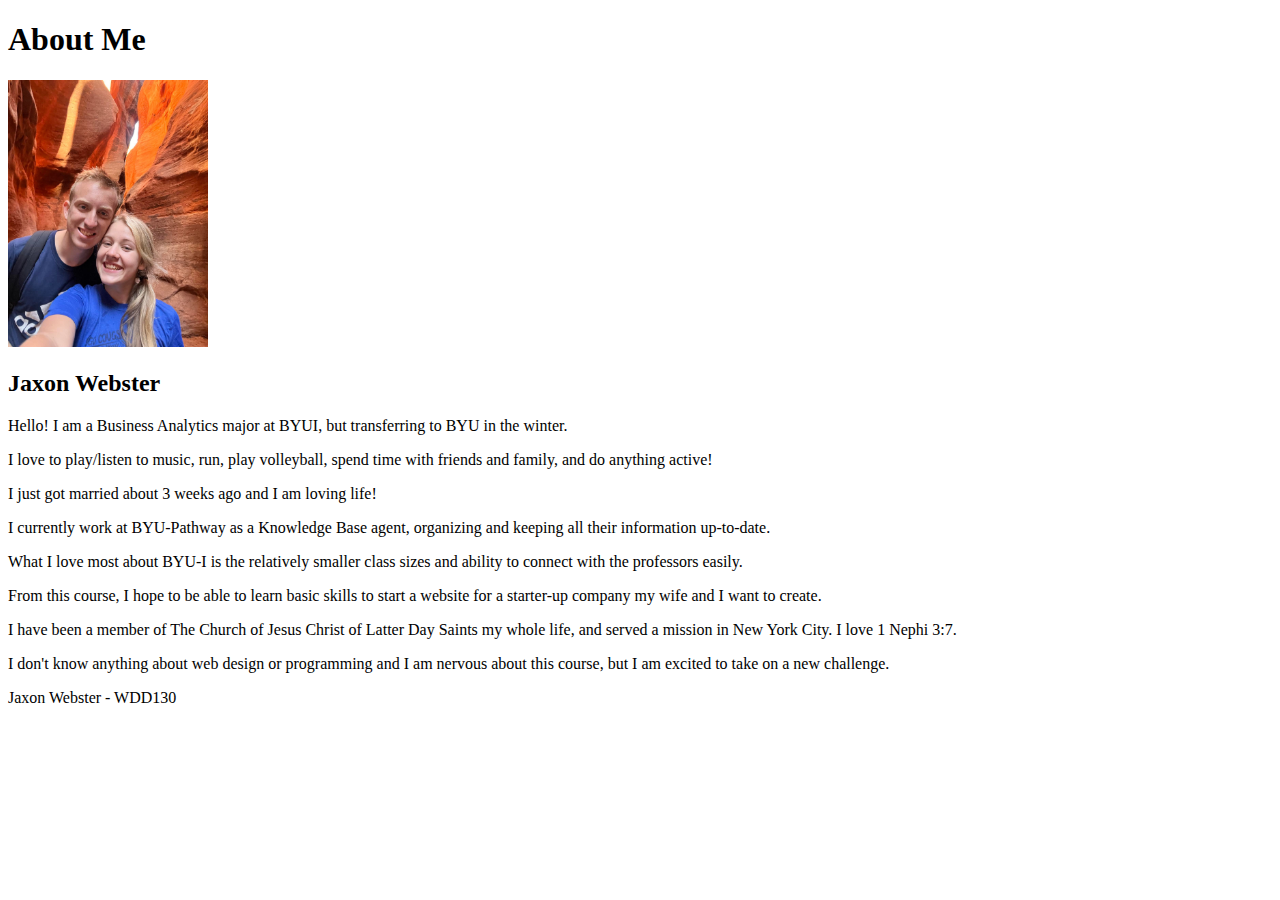
<file: aboutme/index.html>
<!DOCTYPE html>
<html lang="en"
<head>
    <meta charset="UTF-8"
    <meta http-equiv="X-UA-Compatible" content="IE=edge">
    <meta name="viewport" content="width=device-width, initial-scale=1.0">
    <title>All About Me</title>
</head>
<body>
    <h1>About Me</h1>
    <img alt="Image of me" src="images/hike.jpg" style="width:200px">
    <h2>Jaxon Webster</h2>
    <p>Hello! I am a Business Analytics major at BYUI, but transferring to BYU in the winter.</p>
    <p>I love to play/listen to music, run, play volleyball, spend time with friends and family, and do anything active!</p>
    <p>I just got married about 3 weeks ago and I am loving life!</p>
    <p>I currently work at BYU-Pathway as a Knowledge Base agent, organizing and keeping all their information up-to-date.</p>
    <p>What I love most about BYU-I is the relatively smaller class sizes and ability to connect with the professors easily.</p>
    <p>From this course, I hope to be able to learn basic skills to start a website for a starter-up company my wife and I want to create.</p>
    <p>I have been a member of The Church of Jesus Christ of Latter Day Saints my whole life, and served a mission in New York City. I love 1 Nephi 3:7.</p>
    <p>I don't know anything about web design or programming and I am nervous about this course, but I am excited to take on a new challenge.</p>
</body>
<p>Jaxon Webster - WDD130</p>
</file>
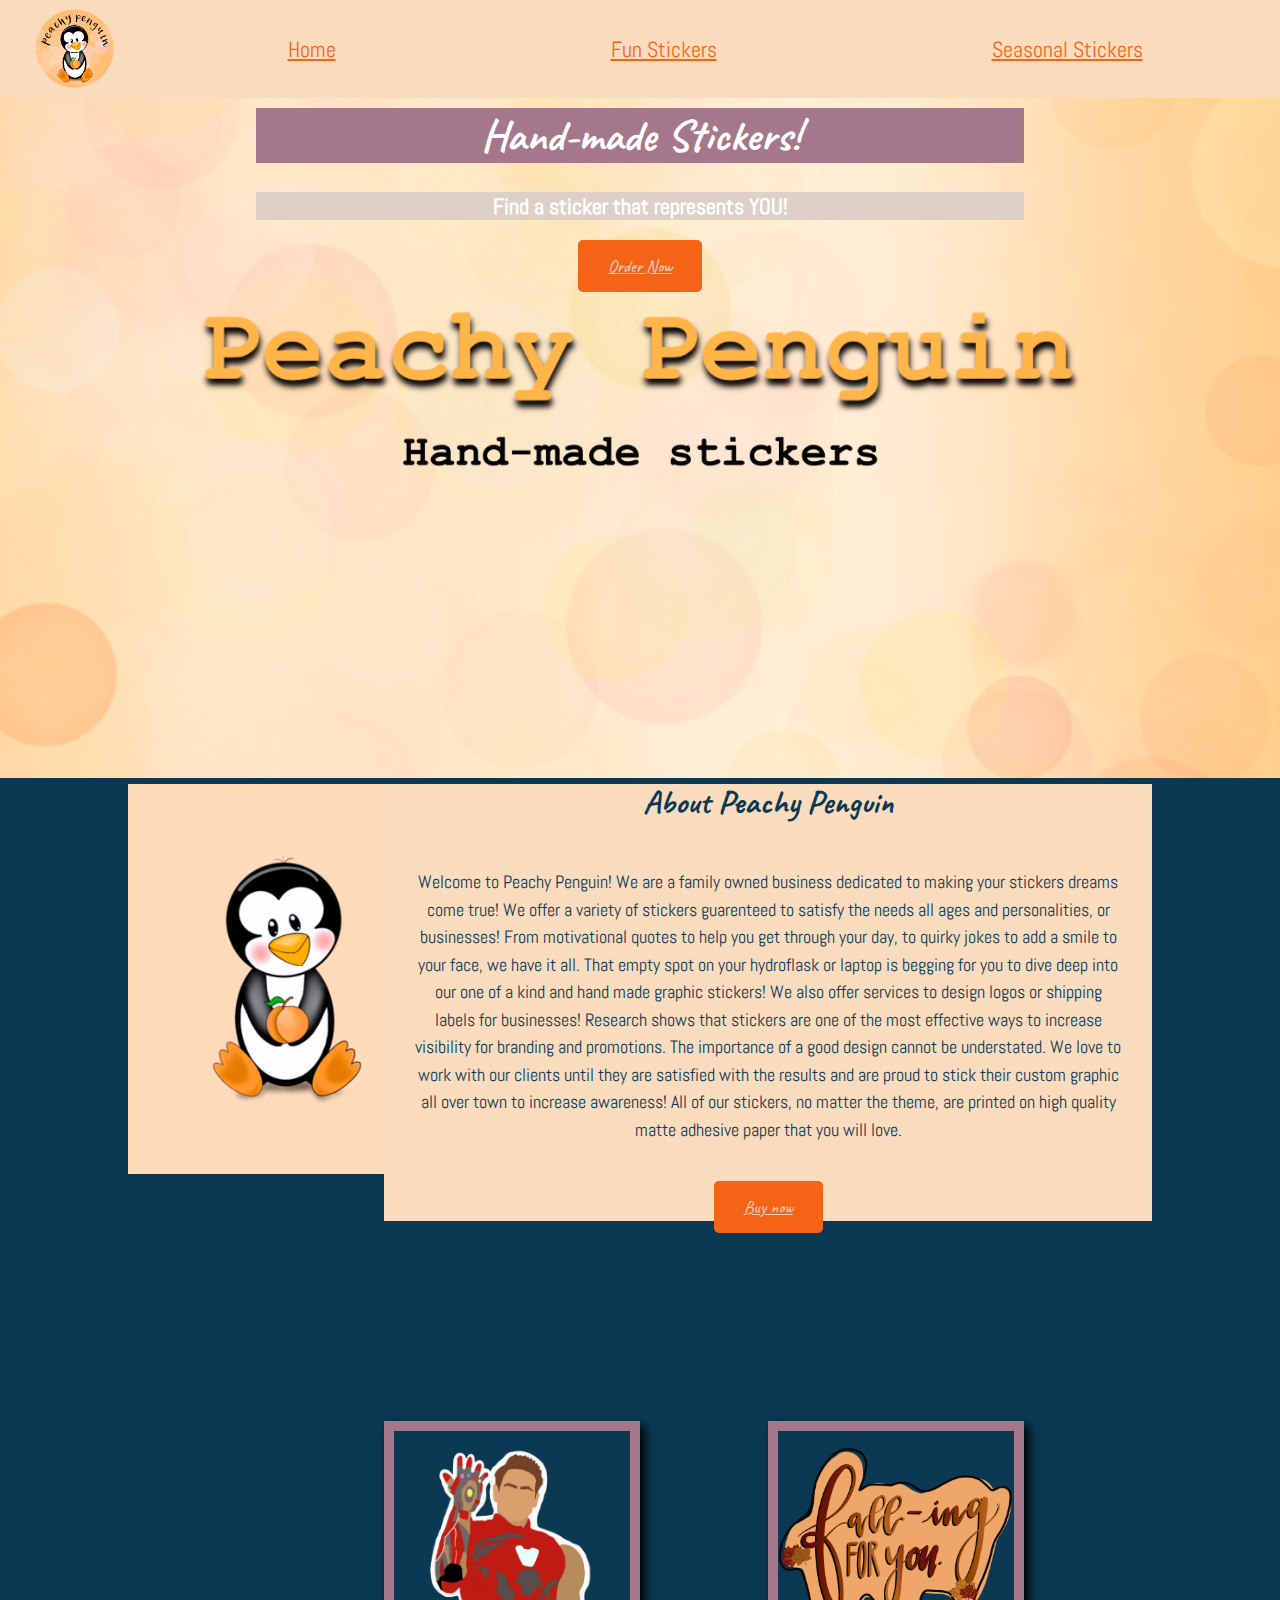
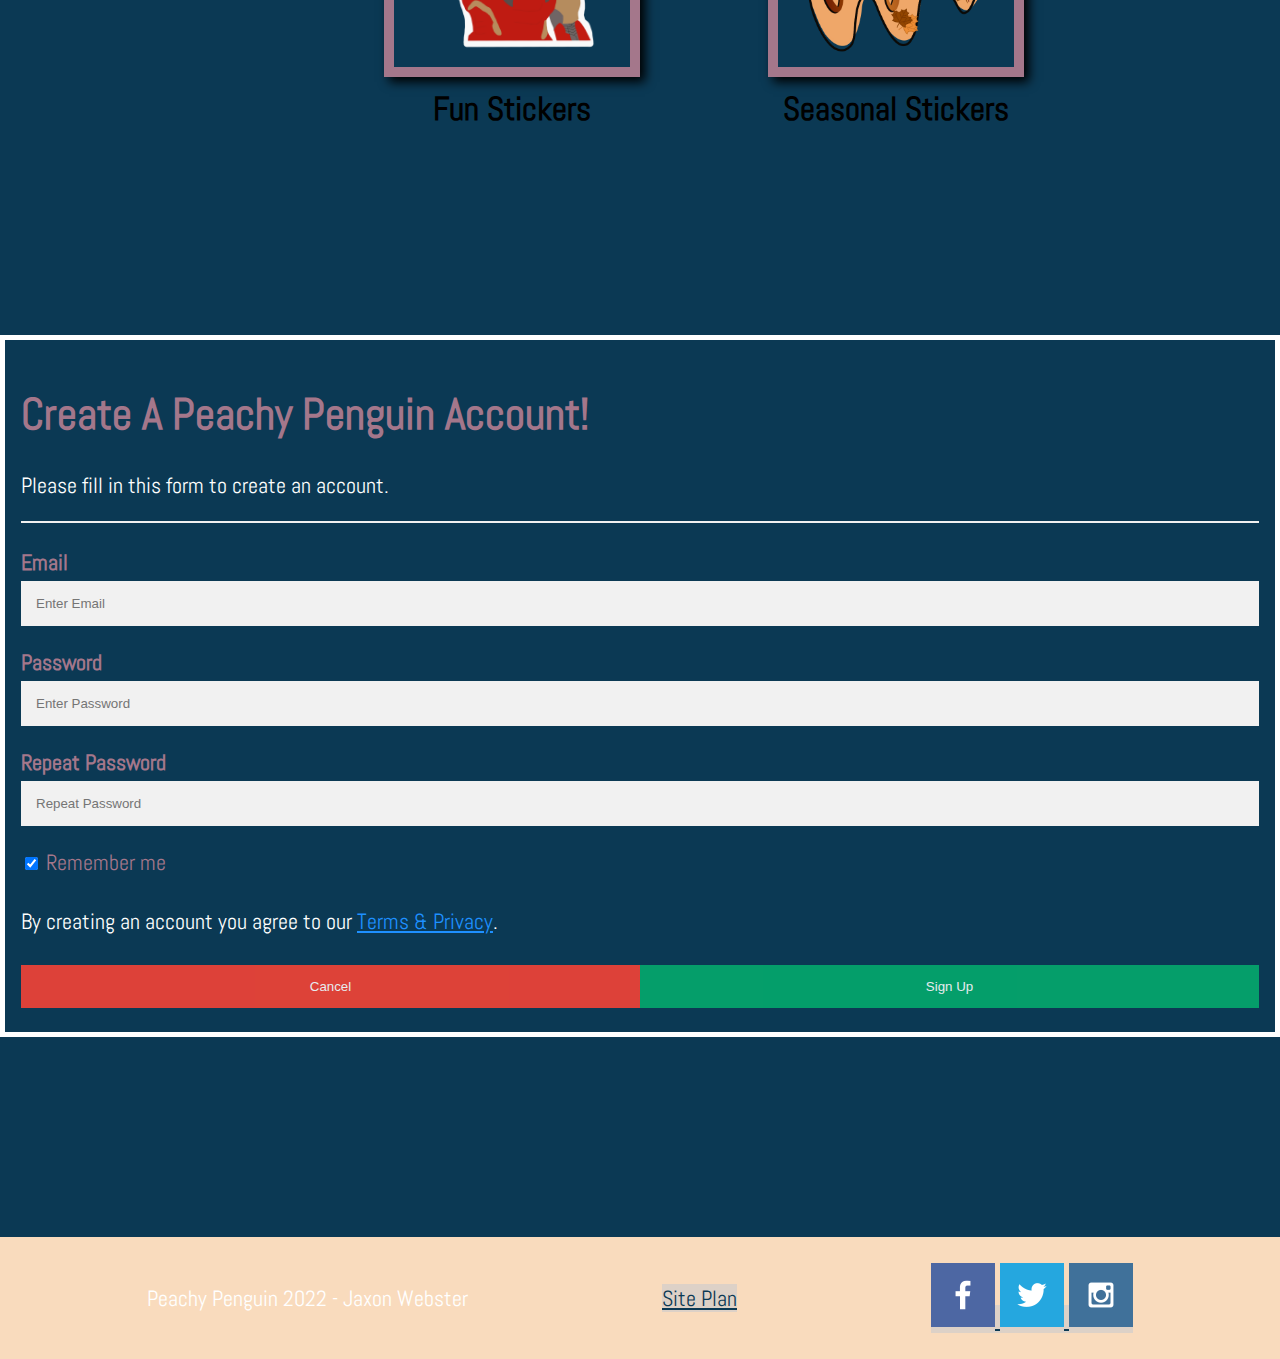
<file: peachypenguin/index.html>
<!DOCTYPE html>
<html lang="en">
<head>
    <meta charset="UTF-8">
    <meta http-equiv="X-UA-Compatible" content="IE=edge">
    <meta name="viewport" content="width=device-width, initial-scale=1.0">
    <title>Peachy Penguin | Home</title>
    <link rel="stylesheet" href="styles/style.css">
</head>
<body>
    <div id="content">
    <header>
        <a id="logo_link" href="index.html">
            <img class="logo" src="images/businesslogo.png" alt="Peachy Penguin Logo">
        </a>
        <nav>
            <a href="index.html">Home</a>
            <a href="funstickers.html">Fun Stickers</a>
            <a href="seasonalstickers.html">Seasonal Stickers</a>
        </nav>
    </header>
    <div id="hero">
        <div id="hero-box">
            <img id="hero-img" src="images/penguinhero.png" alt="Penguin eating a peach">
        </div>
        <section id="hero-msg">
            <h1 class="home-title">Hand-made Stickers!</h1>
            <h4>Find a sticker that represents YOU! </h4>
            <div class='button-box'>
                <a class='book' href="https://www.etsy.com/shop/PeachyPenguinCo">Order Now</a>
            </div>
        </section>
        
    </div>
    <main class="home-grid">
    <div id="banner"></div>
    <img class="banner" src="images/banner.png" alt="Banner">
    <section class="msg">
        <h2>About Peachy Penguin</h2>
        <p>Welcome to Peachy Penguin! We are a family owned business dedicated to making your stickers dreams come true! We offer a variety of stickers guarenteed to satisfy the needs all ages and personalities, or businesses! From motivational quotes to help you get through your day, to quirky jokes to add a smile to your face, we have it all. That empty spot on your hydroflask or laptop is begging for you to dive deep into our one of a kind and hand made graphic stickers! We also offer services to design logos or shipping labels for businesses! Research shows that stickers are one of the most effective ways to increase visibility for branding and promotions. The importance of a good design cannot be understated. We love to work with our clients until they are satisfied with the results and are proud to stick their custom graphic all over town to increase awareness! All of our stickers, no matter the theme, are printed on high quality matte adhesive paper that you will love.</p>
        <a class='join' href="https://www.etsy.com/shop/PeachyPenguinCo">Buy now</a>
    </section>
        <section class="ironman-card">
            <img class="card-img" src="images/ironman.png" alt="fun stickers">
            <h2>Fun Stickers</h2>
        </section>
        <section class="november-card">
            <img class="card-img" src="images/hellonovember.png" alt="hello november">
            <h2>Seasonal Stickers</h2>
        </section>
    </main>
    <form action="action_page.php" style="border:5px solid #FFFFFF">
        <div class="container">
          <h1>Create A Peachy Penguin Account!</h1>
          <p>Please fill in this form to create an account.</p>
          <hr>
      
          <label><b>Email</b></label>
          <input type="text" placeholder="Enter Email" name="email" required>
      
          <label><b>Password</b></label>
          <input type="password" placeholder="Enter Password" name="psw" required>
      
          <label ><b>Repeat Password</b></label>
          <input type="password" placeholder="Repeat Password" name="psw-repeat" required>
      
          <label>
            <input type="checkbox" checked="checked" name="remember" style="margin-bottom:15px"> Remember me
          </label>
      
          <p>By creating an account you agree to our <a href="#" style="color:dodgerblue">Terms & Privacy</a>.</p>
      
          <div class="clearfix">
            <button type="button" class="cancelbtn">Cancel</button>
            <button type="submit" class="signupbtn">Sign Up</button>
          </div>
        </div>
      </form>
      <footer>
        <p>Peachy Penguin 2022 - Jaxon Webster</p>
        <p><a href="site-plan.html">Site Plan</a></p>
        <div class="social">
            <a href="https://www.facebook.com/peachypenguinco" target="_blank">
                <img src="images/facebook.png" alt="fb icon">
            </a>
            <a href="https://twitter.com" target="_blank">
                <img src="images/twitter.png" alt="twitter icon">
            </a>
            <a href="https://www.instagram.com/peachypenguinco/" target="_blank">
                <img src="images/instagram.png" alt="instagram icon">
            </a>
        </div>    
    </footer>
</div>
</body>
</html>
</file>
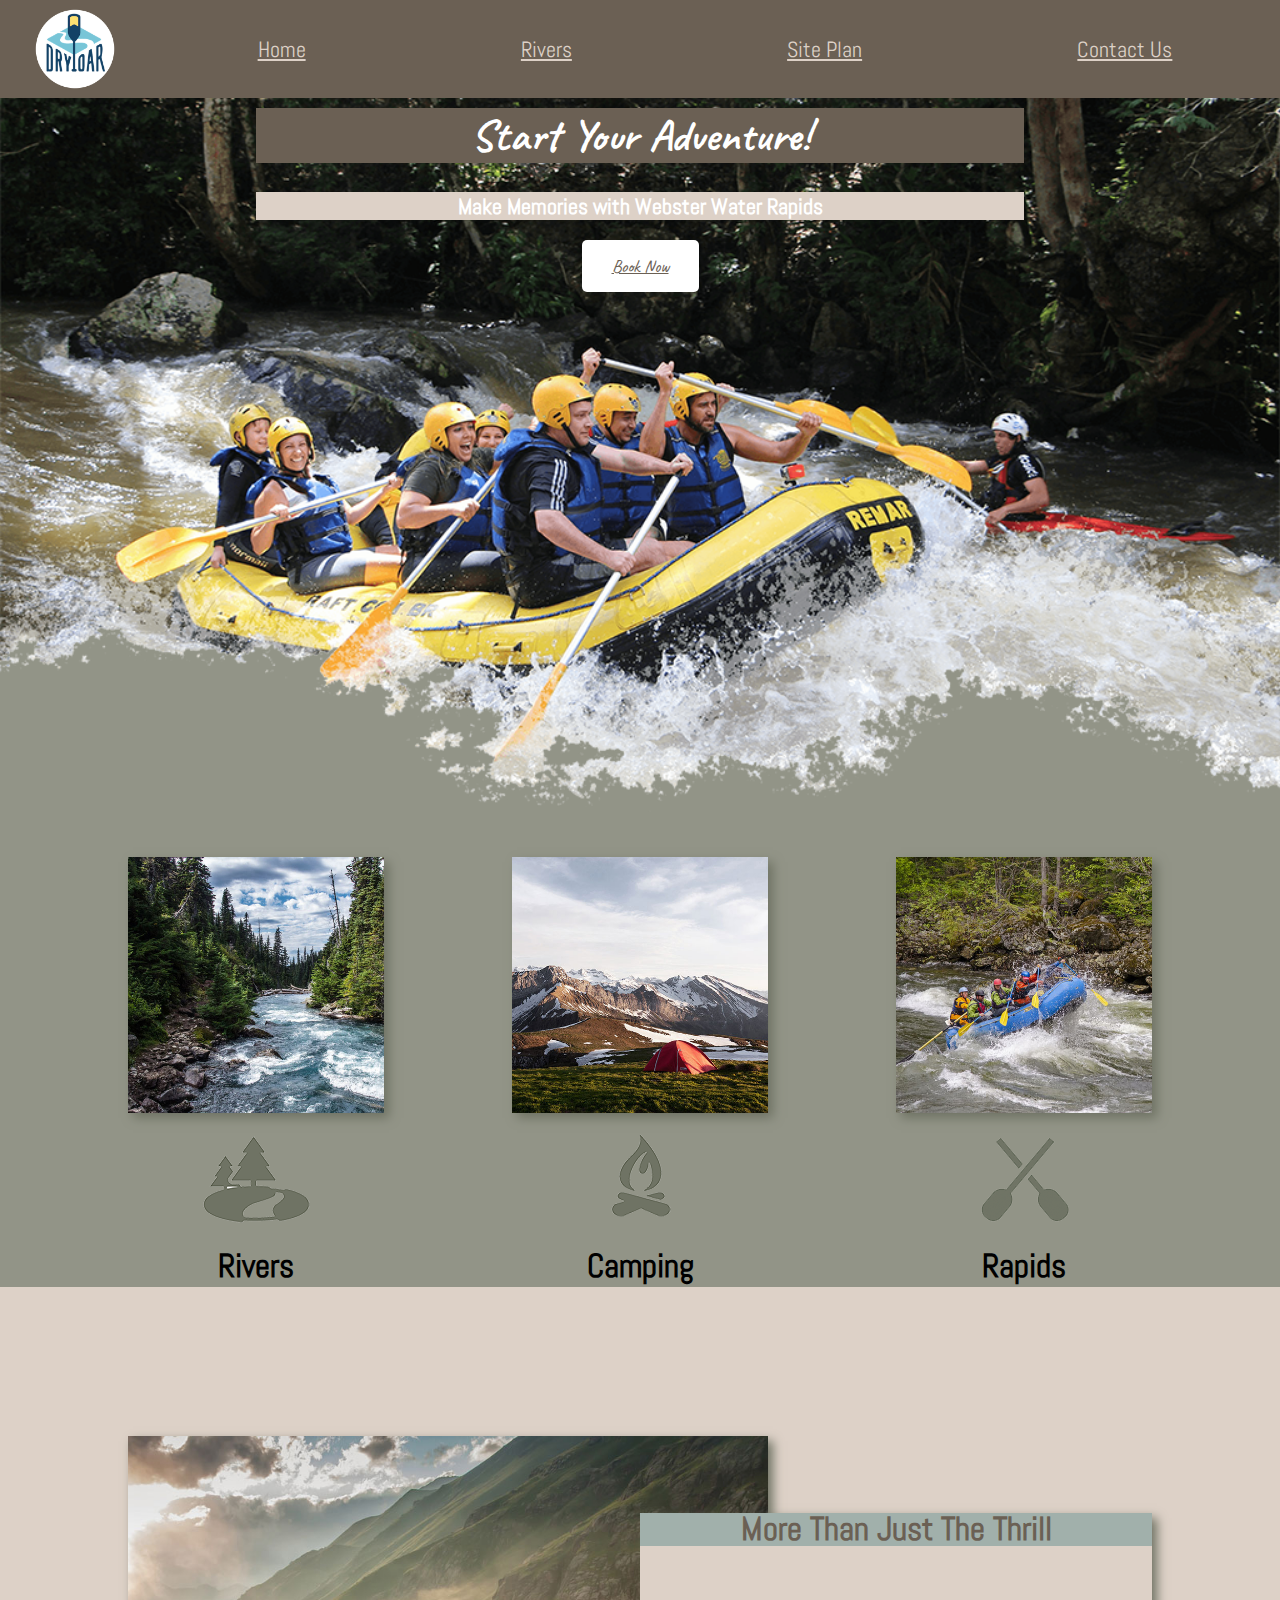
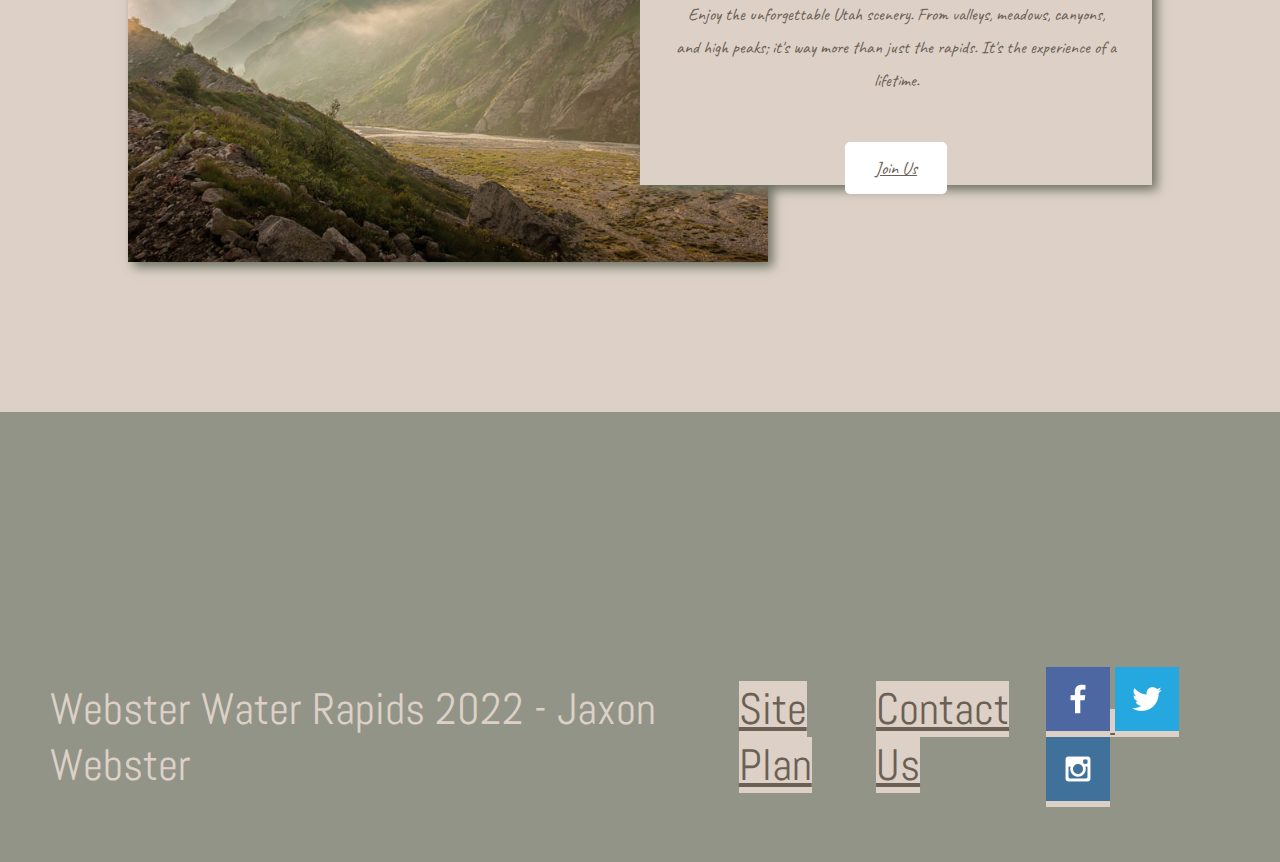
<file: wwr/index.html>
<!DOCTYPE html>
<html lang="en">
<head>
    <meta charset="UTF-8">
    <meta http-equiv="X-UA-Compatible" content="IE=edge">
    <meta name="viewport" content="width=device-width, initial-scale=1.0">
    <title>Webster Water Rapids | White Water Rafting | Home</title>
    <link rel="stylesheet" href="styles/style.css">
</head>
<body>
    <div id="content">
    <header>
        <a id="logo_link" href="index.html">
            <img class="logo" src="images/logo.png" alt="Webster Water Rapids Logo">
        </a>
        <nav>
            <a href="index.html">Home</a>
            <a href="rivers.html">Rivers</a>
            <a href="site-plan-rafting.html">Site Plan</a>
            <a href="contactus.html">Contact Us</a>
        </nav>
    </header>
    <div id="hero">
        <div id="hero-box">
            <img id="hero-img" src="images/hero.png" alt="People enjoying white water rafting">
        </div>
        <section id="hero-msg">
            <h1 class="home-title">Start Your Adventure!</h1>
            <h4>Make Memories with Webster Water Rapids </h4>
            <div class='button-box'>
                <a class='book' href="rates.html">Book Now</a>
            </div>
        </section>
    </div>
    <main class="home-grid">
        <section class="rivers-card">
            <img class="card-img" src="images/rivers.png" alt="river in forest">
            <img class="icon" src="images/river_icon.png" alt="river icon">
            <h2>Rivers</h2>
        </section>
        <section class="camping-card">
            <img class="card-img" src="images/camping.png" alt="tent in mountains">
            <img class="icon" src="images/fire_icon.png" alt="fire icon">
            <h2>Camping</h2>
        </section>
        <section class="rapids-card">
            <img class="card-img" src="images/rapids.png" alt="rafting boat">
            <img class="icon" src="images/oars.png" alt="oars icon">
            <h2>Rapids</h2>
        </section>
        <div id="background"></div>
        <img class="mountains" src="images/mountains.png" alt="Misty mountains">
        <section class="msg">
            <h2>More Than Just The Thrill</h2>
            <p>Enjoy the unforgettable Utah scenery. From valleys, meadows, canyons, and high peaks; it's way more than just the rapids. It's the experience of a lifetime. </p>
            <a class='join' href="rivers.html">Join Us</a>
        </section>
    </main>
    <footer>
        <p>Webster Water Rapids 2022 - Jaxon Webster</p>
        <p><a href="site-plan-rafting.html">Site Plan</a></p>
        <p><a href="contactus.html">Contact Us</a></p>
        <div class="social">
            <a href="https://facebook.com" target="_blank">
                <img src="images/facebook.png" alt="fb icon">
            </a>
            <a href="https://twitter.com">
                <img src="images/twitter.png" alt="twitter icon" target="_blank">
            </a>
            <a href="https://instagram.com">
                <img src="images/instagram.png" alt="instagram icon" target="_blank">
            </a>
        </div>    
    </footer>
</div>
</body>
</html>
</file>
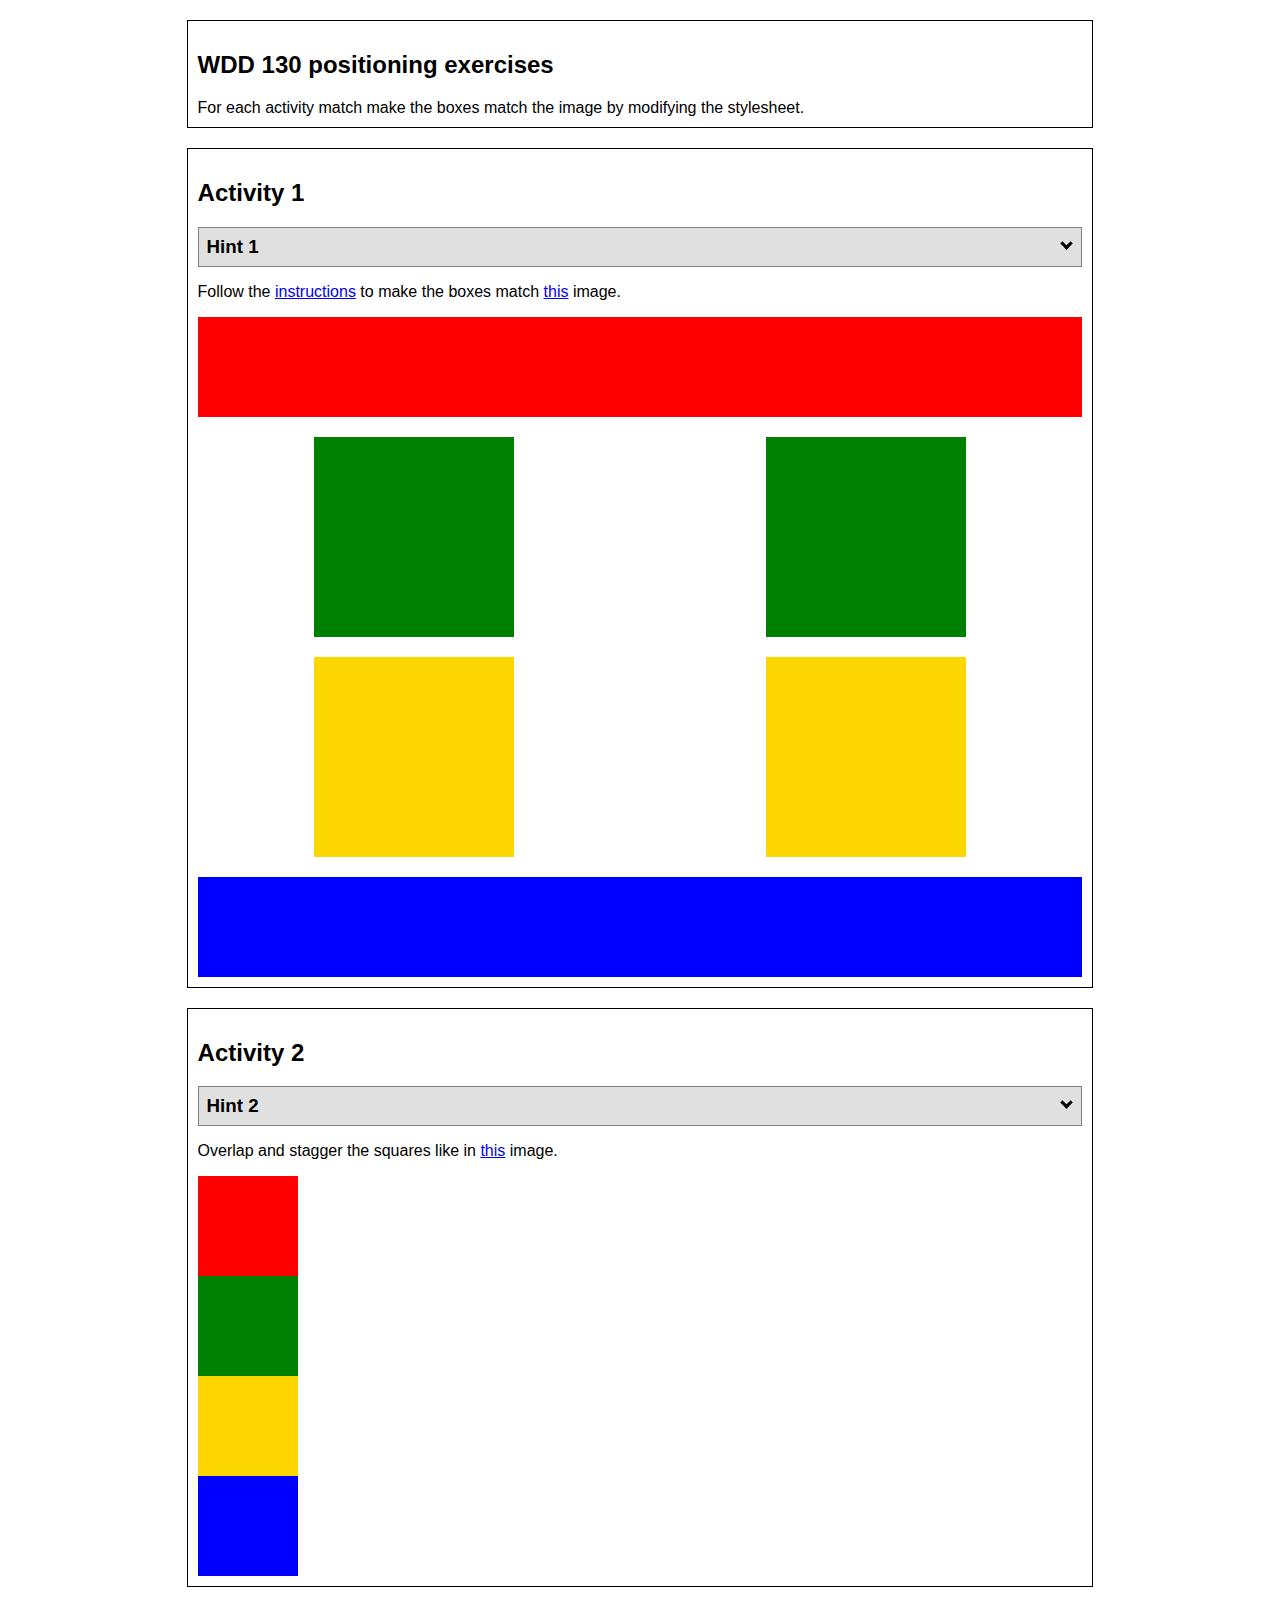
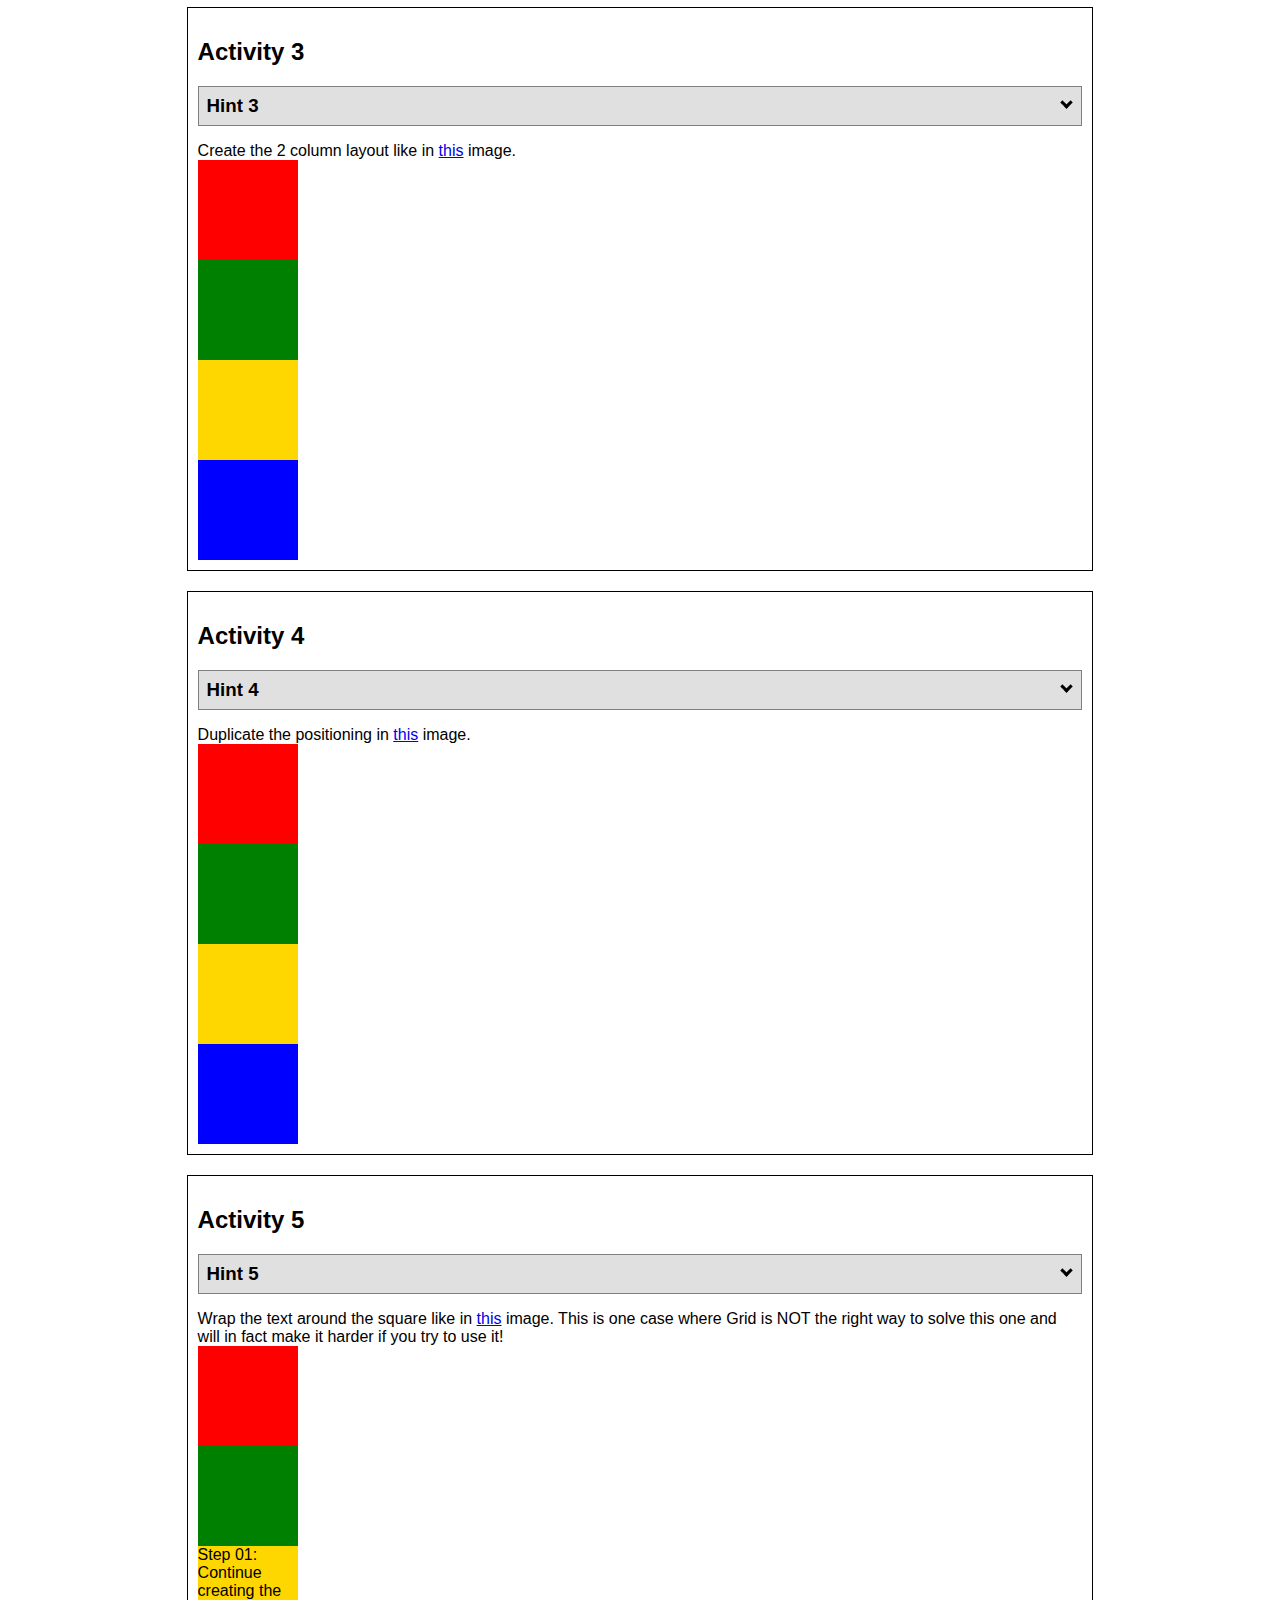
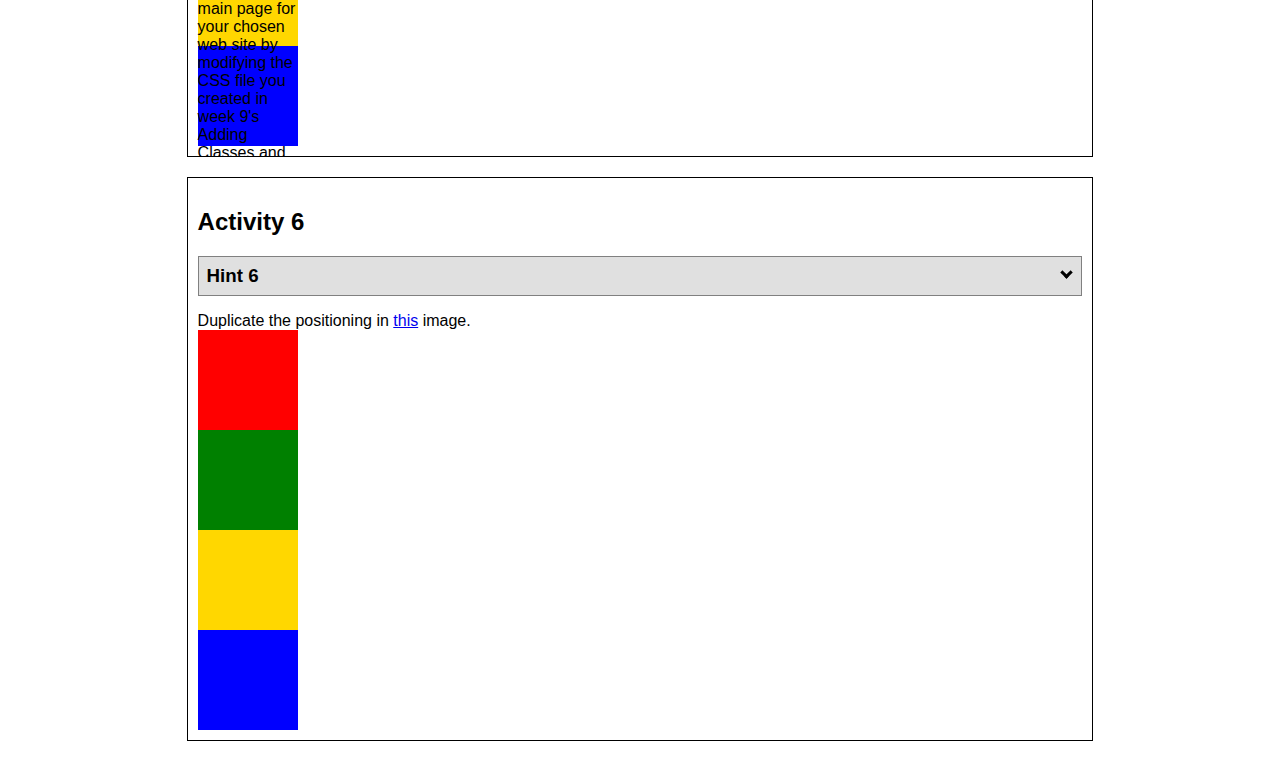
<file: positioning.html>
<!DOCTYPE html>
<html lang="en">
    <head>
    <!-- HTML - Name: positioning.html -->
    <title>Positioning Activity</title>
    <link rel="stylesheet" type="text/css" href="positioningstyles.css" />
    </head>
    <body>
    <div class="activity">
        <h2>WDD 130 positioning exercises</h2>
        For each activity match make the boxes match the image by modifying the stylesheet.</div>
    <div class="activity">
        <h2>Activity 1</h2>
        <section class="hint"><input type="checkbox" ><i></i> <h3>Hint 1</h3><div><p>Check out the <a href="https://byui-wdd.github.io/wdd130/activities/css-positioning.html" target="_blank">activity instructions</a> in Ilearn!</p></div></section>
        <p>Follow the <a href="https://byui-wdd.github.io/wdd130/activities/css-positioning.html" target="_blank">instructions</a> to make the boxes match  <a href="https://byui-wdd.github.io/wdd130/images/example1.png" target="_blank">this</a> image.</p>
        <div class="content1" >
        <div class="red1" ></div>
        <div class="green1" ></div>
        <div class="green1" ></div>
        <div class="yellow1"></div>
        <div class="yellow1"></div>
        <div class="blue1"></div>
        </div>
    </div>
    <div class="activity">
        <h2>Activity 2</h2>
        <section class="hint"><input type="checkbox" > <h3>Hint 2</h3><i></i><div><p>Remember that the best way to shift elements around slightly on the page is with Margins.  You could also use Grid.  Either would work for this. If you choose margin remember that you can use a <em>negative</em> margin. (ie margin-top: -20px;)</p><h4>Properties used:</h4><ul><li>margin-top, margin-left</li><li>...or...</li><li>grid-template-columns: 50px 50px 50px 50px 50px</li></ul></div></section>
        <p>Overlap and stagger the squares like in <a href="https://byui-wdd.github.io/wdd130/images/example2.png" target="_blank">this</a> image.</p>
        <div class="content2" >
        <div class="red2" ></div>
        <div class="green2" ></div>
        <div class="yellow2"></div>
        <div class="blue2"></div>
        </div>
    </div>
    <div class="activity">
        <h2>Activity 3</h2>
        <section class="hint"><input type="checkbox" > <h3>Hint 3</h3><i></i><div><p>This one is going to be best solved with CSS Grid. Remember to make the boxes the right width first...then start moving them around. </p><h4>Properties used:</h4><ul><li>display:grid;</li><li>grid-template-columns:</li><li>grid-column-gap:</li>
        <li>grid-column:</li>  </ul></div></section>
        Create the 2 column layout like in <a href="https://byui-wdd.github.io/wdd130/images/example3.png" target="_blank">this</a>  image.
        <div class="content3" >
        <div class="red3" ></div>
        <div class="green3" ></div>
        <div class="yellow3"></div>
        <div class="blue3"></div>
        </div>
    </div>
    <div class="activity">
        <h2>Activity 4</h2>
        <section class="hint"><input type="checkbox" > <h3>Hint 4</h3><i></i><div><p>For the others we have been primarily concerned with width. For this one you will need to adjust height as well. </p><h4>Properties used:</h4><ul><li>display:grid;</li><li>grid-template-columns:</li><li>grid-row:</li></ul></div></section>
        Duplicate the positioning in <a href="https://byui-wdd.github.io/wdd130/images/example4.png" target="_blank">this</a> image. 
        <div class="content4" >
        <div class="red4" ></div>
        <div class="green4" ></div>
        <div class="yellow4"></div>
        <div class="blue4"></div>
        </div>
    </div>

    <div class="activity">
        <h2>Activity 5</h2>
        <section class="hint"><input type="checkbox" > <h3>Hint 5</h3><i></i><div><p>Grid is <strong>not</strong> the right way to do this.  In fact there is only one way to really do that...and that is with float. Remember that we float the thing we want the text to wrap around.  Also remember to start by making all the shapes the right size and shape.</p><h4>Properties used:</h4><ul><li>float: left;</li></ul></div></section>
        Wrap the text around the square like in <a href="https://byui-wdd.github.io/wdd130/images/example5.png" target="_blank">this</a> image. This is one case where Grid is NOT the right way to solve this one and will in fact make it harder if you try to use it!
        <div class="content5" >
        <div class="red5" ></div>
        <div class="green5" ></div>
        <div class="yellow5">Step 01: Continue creating the main page for your chosen web site by modifying the CSS file you created in week 9's Adding Classes and IDs to Your Website assignment. This week, you will position all of the content on your main page using the CSS positioning techniques taught in KhanAcademy. When you are done, your webpage layout should reflect what you outlined in the wireframe you designed in the assignment Your Own Site Diagram and Wireframe in week 3. <br />
            If you have changed your mind on how you want the content of your main page laid out, take an opportunity to update your wireframe before completing this assignment (it is much easier to experiment with different layouts in a wireframe than it is to do so by modifying the CSS). Also, if you find that you are having trouble with using CSS positioning, feel free to review the concepts at the learn layout site: http://learnlayout.com/. You should be able to apply these principles to your site. For futher help, refer back to the Max Design site used in the beginning of the course for an example of how to implement your site design.</div>
        <div class="blue5"></div>
        </div>
    </div>
    <div class="activity">
        <h2>Activity 6</h2>
        <section class="hint"><input type="checkbox" > <h3>Hint 6</h3><i></i><div><p>This one is all about visualizing the grid behind the layout. If you are having a hard time doing that first: all the sizes are even multiples of 100, and second here is another example with the lines drawn: <a href="https://byui-wdd.github.io/wdd130/images/example6-hint.png" target="_blank">example 6 with lines</a>. For this one you will find it easiest if you use px for the column width. You can also use <kbd>z-index</kbd> to control the element layering.    </p><h4>Properties used:</h4><ul><li>display:grid;</li><li>grid-template-columns:</li><li>grid-column:</li><li>grid-row:</li><li><a href="https://www.w3schools.com/cssref/pr_pos_z-index.asp" target="_blank">z-index:</a></li></ul></div></section>
        Duplicate the positioning in <a href="https://byui-wdd.github.io/wdd130/images/example6.png" target="_blank">this</a> image.
        <div class="content6" >
        <div class="red6" ></div>
        <div class="green6" ></div>
        <div class="yellow6"></div>
        <div class="blue6"></div>
        </div>
    </div>
    </body>
</html>
</file>
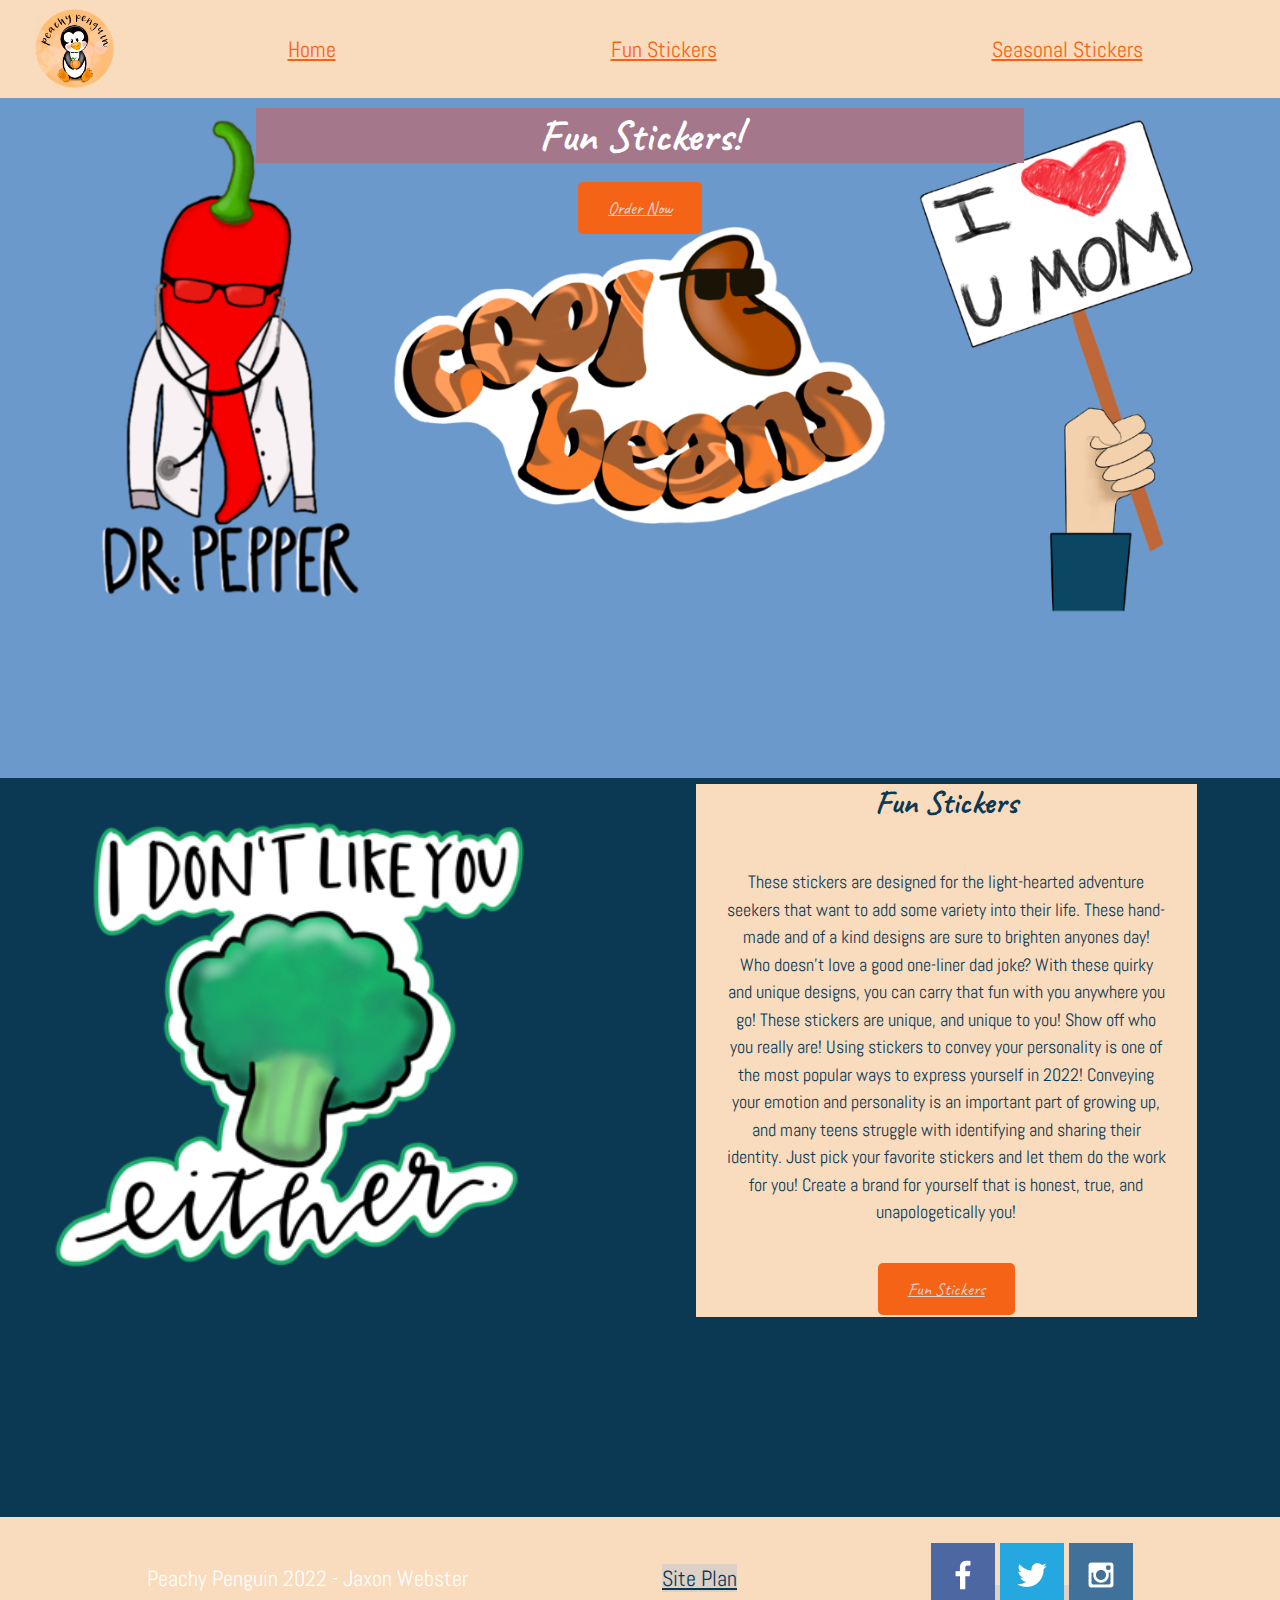
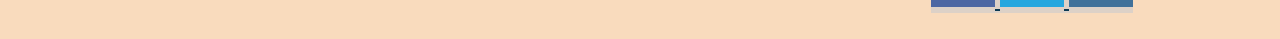
<file: peachypenguin/funstickers.html>
<!DOCTYPE html>
<html lang="en">
<head>
    <meta charset="UTF-8">
    <meta http-equiv="X-UA-Compatible" content="IE=edge">
    <meta name="viewport" content="width=device-width, initial-scale=1.0">
    <title>Peachy Penguin | Fun Stickers</title>
    <link rel="stylesheet" href="styles/style.css">
</head>
<body>
    <div id="content">
    <header>
        <a id="logo_link" href="index.html">
            <img class="logo" src="images/businesslogo.png" alt="Peachy Penguin Logo">
        </a>
        <nav>
            <a href="index.html">Home</a>
            <a href="funstickers.html">Fun Stickers</a>
            <a href="seasonalstickers.html">Seasonal Stickers</a>
        </nav>
    </header>
    <div id="hero">
        <div id="hero-box">
            <img id="hero-img" src="images/funstickershero.png" alt="funstickershero">
        </div>
        <section id="hero-msg">
            <h1 class="home-title">Fun Stickers!</h1>
            <div class='button-box'>
                <a class='book' href="https://www.etsy.com/shop/PeachyPenguinCo">Order Now</a>
            </div>
        </section>
    </div>
    <main class="home-grid">
    <section class="broccoli-card">
        <img class="broccoli-img" src="images/broccolli.png" alt="fun stickers">
    </section>
    <section class="msg">
        <h2>Fun Stickers</h2>
        <p>These stickers are designed for the light-hearted adventure seekers that want to add some variety into their life. These hand-made and of a kind designs are sure to brighten anyones day! Who doesn't love a good one-liner dad joke? With these quirky and unique designs, you can carry that fun with you anywhere you go! These stickers are unique, and unique to you! Show off who you really are! Using stickers to convey your personality is one of the most popular ways to express yourself in 2022! Conveying your emotion and personality is an important part of growing up, and many teens struggle with identifying and sharing their identity. Just pick your favorite stickers and let them do the work for you! Create a brand for yourself that is honest, true, and unapologetically you!</p>
        <a class='join' href="https://www.etsy.com/shop/PeachyPenguinCo">Fun Stickers</a>
    </section>
    </main>
    <footer>
        <p>Peachy Penguin 2022 - Jaxon Webster</p>
        <p><a href="site-plan.html">Site Plan</a></p>
        <div class="social">
            <a href="https://www.facebook.com/peachypenguinco" target="_blank">
                <img src="images/facebook.png" alt="fb icon">
            </a>
            <a href="https://twitter.com" target="_blank">
                <img src="images/twitter.png" alt="twitter icon">
            </a>
            <a href="https://www.instagram.com/peachypenguinco/" target="_blank">
                <img src="images/instagram.png" alt="instagram icon">
            </a>
        </div>    
    </footer>
</div>
</body>
</html>
</file>
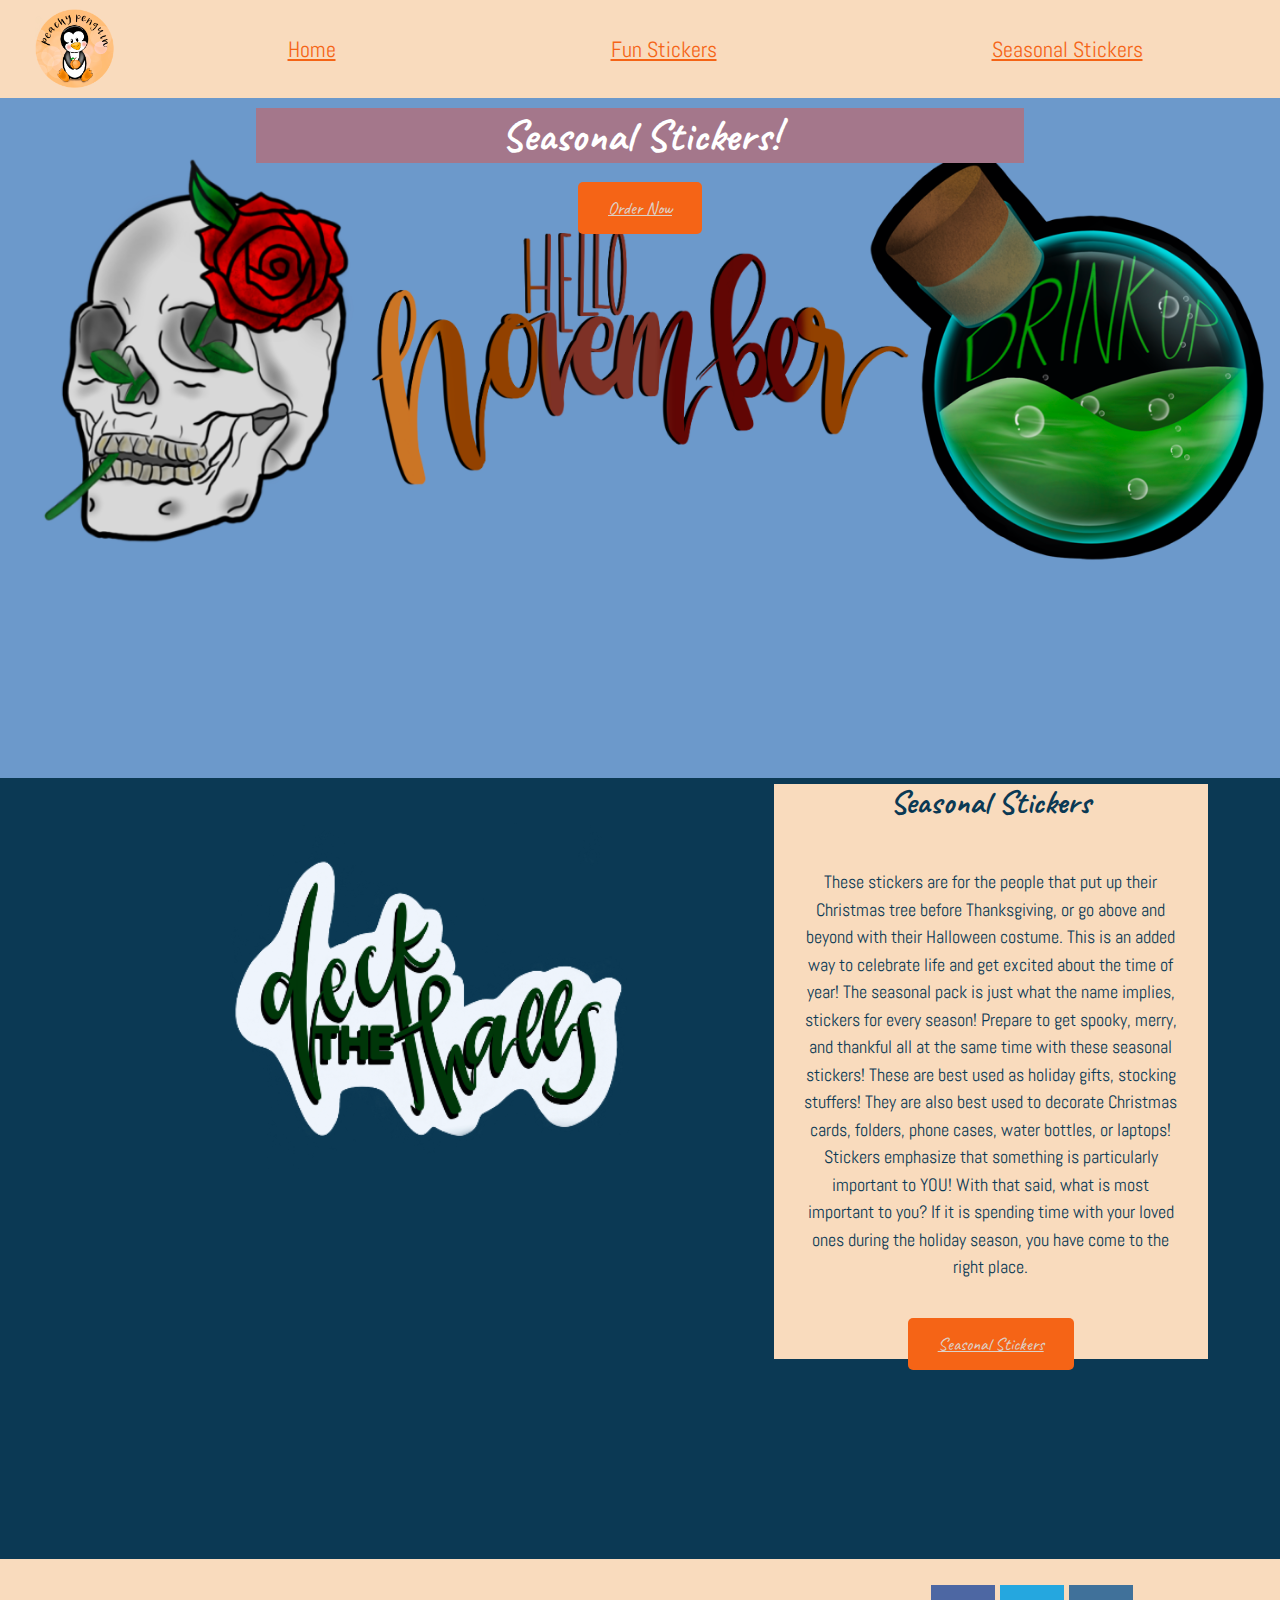
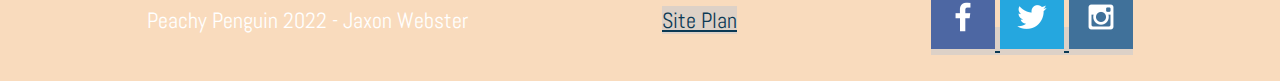
<file: peachypenguin/seasonalstickers.html>
<!DOCTYPE html>
<html lang="en">
<head>
    <meta charset="UTF-8">
    <meta http-equiv="X-UA-Compatible" content="IE=edge">
    <meta name="viewport" content="width=device-width, initial-scale=1.0">
    <title>Peachy Penguin | Seasonal Stickers</title>
    <link rel="stylesheet" href="styles/style.css">
</head>
<body>
    <div id="content">
    <header>
        <a id="logo_link" href="index.html">
            <img class="logo" src="images/businesslogo.png" alt="Peachy Penguin Logo">
        </a>
        <nav>
            <a href="index.html">Home</a>
            <a href="funstickers.html">Fun Stickers</a>
            <a href="seasonalstickers.html">Seasonal Stickers</a>
        </nav>
    </header>
    <div id="hero">
        <div id="hero-box">
            <img id="hero-img" src="images/seasonalstickershero.png" alt="funstickershero">
        </div>
        <section id="hero-msg">
            <h1 class="home-title">Seasonal Stickers!</h1>
            <div class='button-box'>
                <a class='book' href="https://www.etsy.com/shop/PeachyPenguinCo">Order Now</a>
            </div>
        </section>
    </div>
    <main class="home-grid">
    <section class="deckthehalls-card">
        <img class="deckthehalls-img" src="images/deckthehalls.png" alt="seasonal stickers">
    </section>
    <section class="msg">
        <h2>Seasonal Stickers</h2>
        <p>These stickers are for the people that put up their Christmas tree before Thanksgiving, or go above and beyond with their Halloween costume. This is an added way to celebrate life and get excited about the time of year! The seasonal pack is just what the name implies, stickers for every season! Prepare to get spooky, merry, and thankful all at the same time with these seasonal stickers! These are best used as holiday gifts, stocking stuffers! They are also best used to decorate Christmas cards, folders, phone cases, water bottles, or laptops! Stickers emphasize that something is particularly important to YOU! With that said, what is most important to you? If it is spending time with your loved ones during the holiday season, you have come to the right place.</p>
        <a class='join' href="https://www.etsy.com/shop/PeachyPenguinCo">Seasonal Stickers</a>
    </section>
    </main>
    <footer>
        <p>Peachy Penguin 2022 - Jaxon Webster</p>
        <p><a href="site-plan.html">Site Plan</a></p>
        <div class="social">
            <a href="https://www.facebook.com/peachypenguinco" target="_blank">
                <img src="images/facebook.png" alt="fb icon">
            </a>
            <a href="https://twitter.com">
                <img src="images/twitter.png" alt="twitter icon">
            </a>
            <a href="https://www.instagram.com/peachypenguinco/">
                <img src="images/instagram.png" alt="instagram icon">
            </a>
        </div>    
    </footer>
</div>
</body>
</html>
</file>
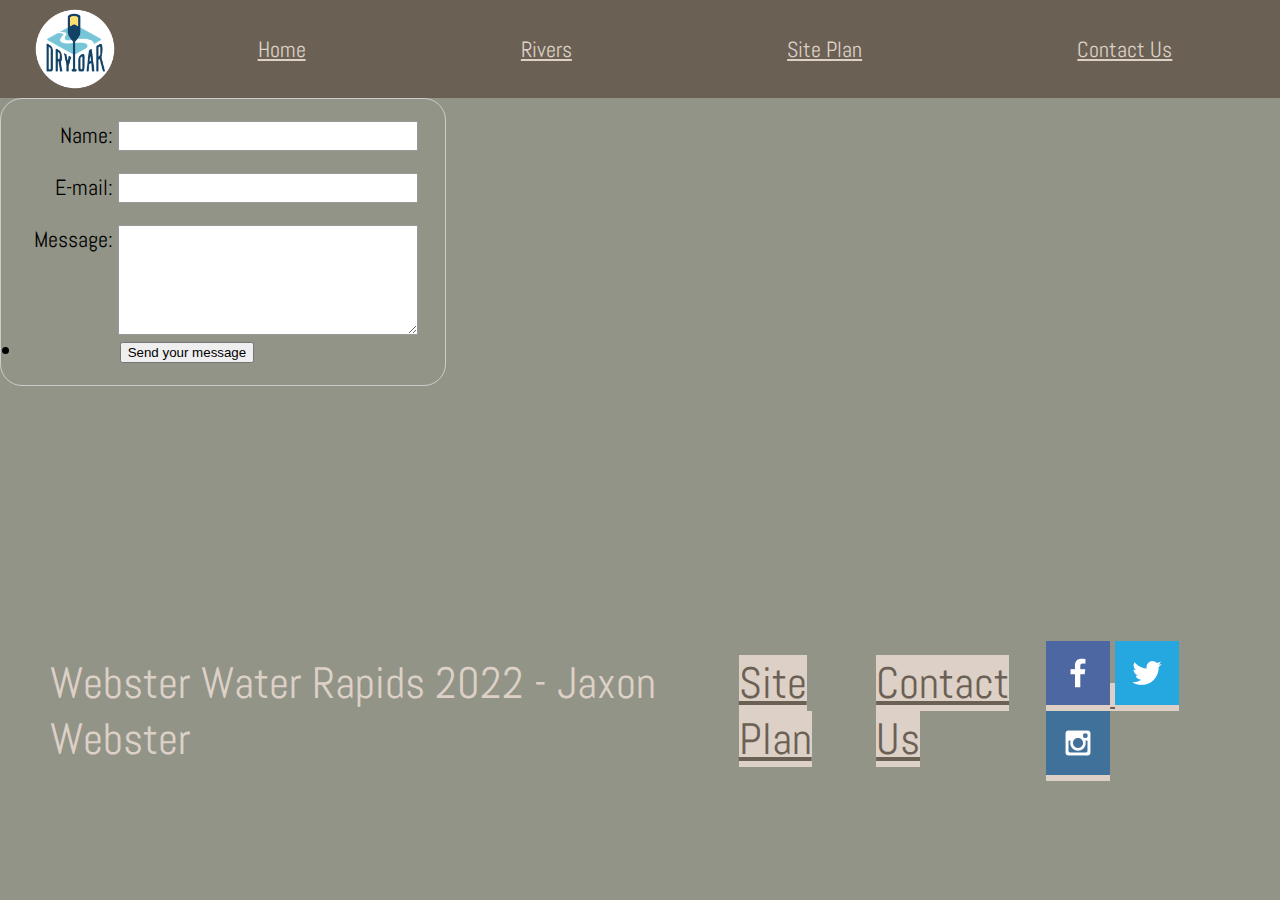
<file: wwr/contactus.html>
<!DOCTYPE html>
<html lang="en">
<head>
    <meta charset="UTF-8">
    <meta http-equiv="X-UA-Compatible" content="IE=edge">
    <meta name="viewport" content="width=device-width, initial-scale=1.0">
    <title>Contact Us</title>
    <link rel="stylesheet" href="styles/style.css">
    <style>
       form {
  /* Center the form on the page */
  margin: 0 auto;
  width: 400px;
  /* Form outline */
  padding: 1em;
  border: 1px solid #ccc;
  border-radius: 1em;
}

ul {
  list-style: none;
  padding: 0;
  margin: 0;
}

form li + li {
  margin-top: 1em;
}

label {
  /* Uniform size & alignment */
  display: inline-block;
  width: 90px;
  text-align: right;
}

input,
textarea {
  /* To make sure that all text fields have the same font settings
     By default, textareas have a monospace font */
  font: 1em sans-serif;

  /* Uniform text field size */
  width: 300px;
  box-sizing: border-box;

  /* Match form field borders */
  border: 1px solid #999;
}

input:focus,
textarea:focus {
  /* Additional highlight for focused elements */
  border-color: #000;
}

textarea {
  /* Align multiline text fields with their labels */
  vertical-align: top;

  /* Provide space to type some text */
  height: 5em;
}

.button {
  /* Align buttons with the text fields */
  padding-left: 90px; /* same size as the label elements */
}

button {
  /* This extra margin represent roughly the same space as the space
     between the labels and their text fields */
  margin-left: 0.5em;
}
#feedback {
    background-color: antiquewhite;
    position: absolute;
    top: 0;
    left: 0;
    right: 0;
    padding: .5em;
    /* make this element invisible until we are ready for it */
    display: none;      
}
.moveDown {
    margin-top: 3em;
}
      </style>
</head>
<body>
    <div id="content">
    <header>
        <a id="logo_link" href="index.html">
            <img class="logo" src="images/logo.png" alt="Webster Water Rapids Logo">
        </a>
        <nav>
            <a href="index.html">Home</a>
            <a href="rivers.html">Rivers</a>
            <a href="site-plan-rafting.html">Site Plan</a>
            <a href="contactus.html">Contact Us</a>
        </nav>
    </header>
        
        </section>
    </div>
    <main class="home-grid">
        <div id="feedback"></div>
        <form action="/my-handling-form-page" method="post">
            <ul>
              <li>
                <label for="name">Name:</label>
                <input type="text" id="name" name="user_name" />
              </li>
              <li>
                <label for="mail">E-mail:</label>
                <input type="email" id="mail" name="user_email" />
              </li>
              <li>
                <label for="msg">Message:</label>
                <textarea id="msg" name="user_message"></textarea>
              </li>
            </ul>
          <li class="button">
            <button type="submit">Send your message</button>
          </li>
    </main>
    <footer>
        <p>Webster Water Rapids 2022 - Jaxon Webster</p>
        <p><a href="site-plan-rafting.html">Site Plan</a></p>
        <p><a href="contactus.html">Contact Us</a></p>
        <div class="social">
            <a href="https://facebook.com" target="_blank">
                <img src="images/facebook.png" alt="fb icon">
            </a>
            <a href="https://twitter.com">
                <img src="images/twitter.png" alt="twitter icon" target="_blank">
            </a>
            <a href="https://instagram.com">
                <img src="images/instagram.png" alt="instagram icon" target="_blank">
            </a>
        </div>    
    </footer>
</div>
<script>
    // get the feedback div element so we can do something with it.
    const feedbackElement = document.getElementById('feedback');
    // get the form so we can read what was entered in it.
    const formElement = document.forms[0];
    // add a 'listener' to wait for a submission of our form. When that happens run the code below.
    formElement.addEventListener('submit', function(e) {
        // stop the form from doing the default action.
        e.preventDefault();
        // set the contents of our feedback element to a message letting the user know the form was submitted successfully. Notice that we pull the name that was entered in the form to personalize the message!
        feedbackElement.innerHTML = 'Hello '+ formElement.user_name.value +'! Thank you for your message. We will get back with you as soon as possible!';
        // make the feedback element visible.
        feedbackElement.style.display = "block";
        // add a class to move everything down so our message doesn't cover it.
        document.body.classList.toggle('moveDown');
    });
</script>
</body>
</html>
</file>
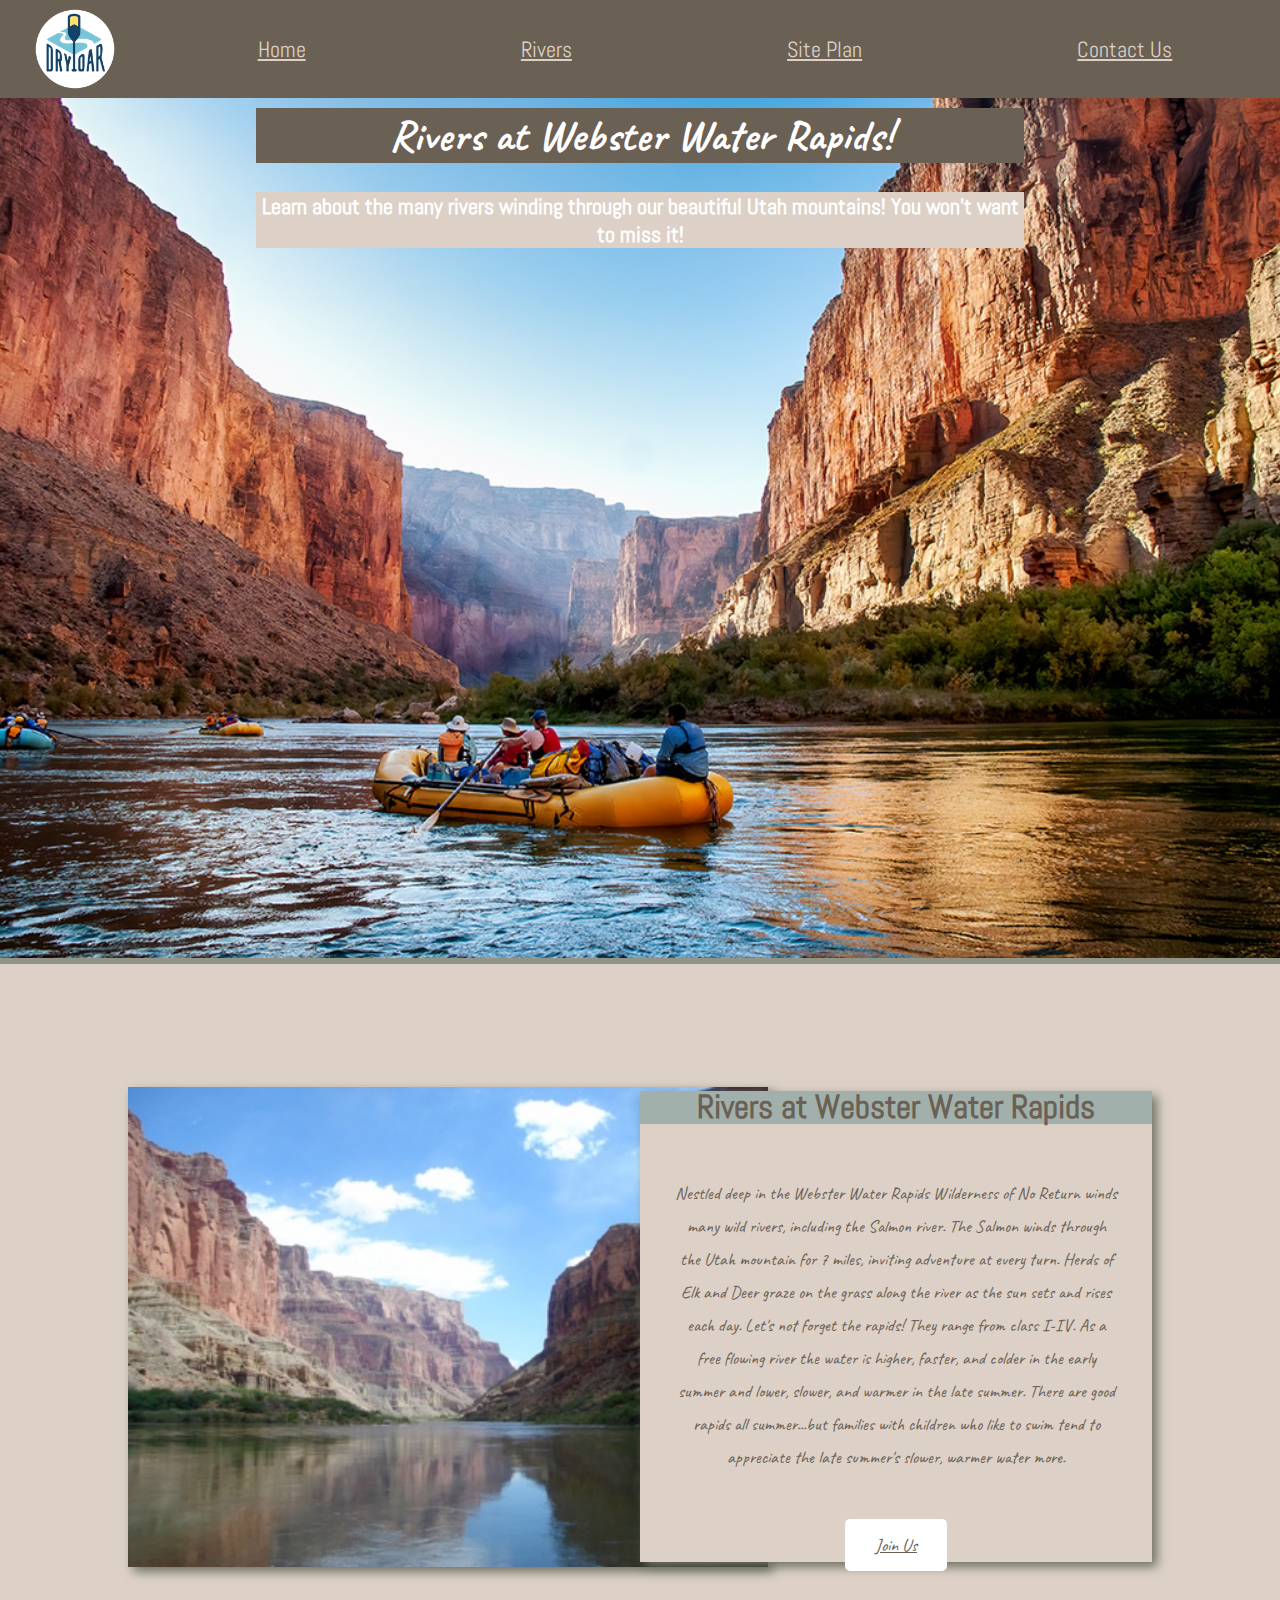
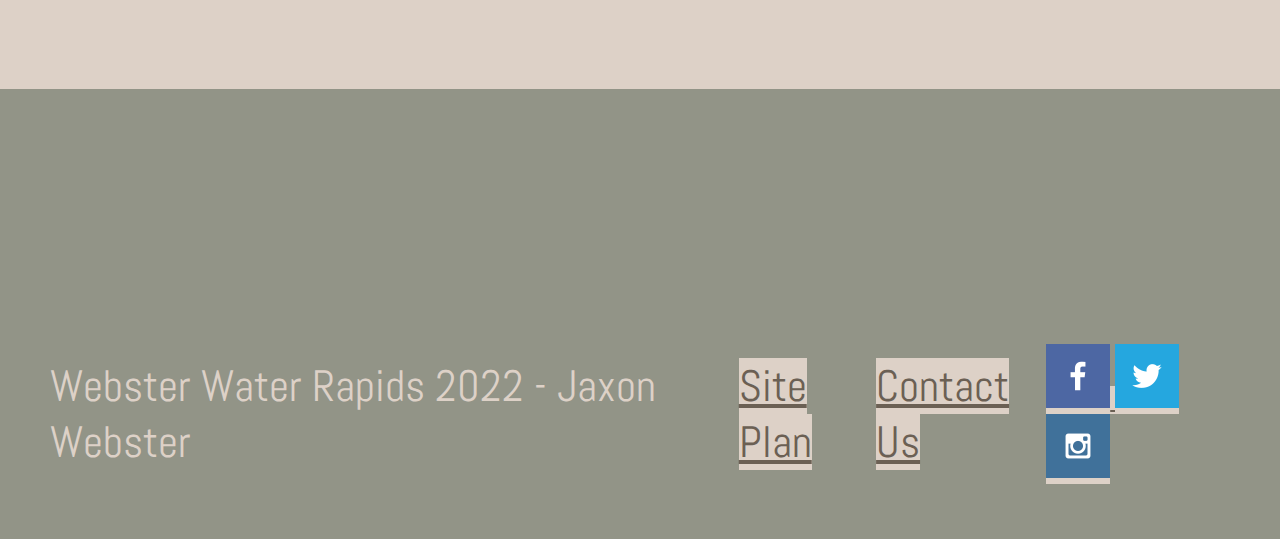
<file: wwr/rivers.html>
<!DOCTYPE html>
<html lang="en">
<head>
    <meta charset="UTF-8">
    <meta http-equiv="X-UA-Compatible" content="IE=edge">
    <meta name="viewport" content="width=device-width, initial-scale=1.0">
    <title>Webster Water Rapids | White Water Rafting | Rivers</title>
    <link rel="stylesheet" href="styles/style.css">
</head>
<body>
    <div id="content">
    <header>
        <a id="logo_link" href="index.html">
            <img class="logo" src="images/logo.png" alt="Webster Water Rapids Logo">
        </a>
        <nav>
            <a href="index.html">Home</a>
            <a href="rivers.html">Rivers</a>
            <a href="site-plan-rafting.html">Site Plan</a>
            <a href="contactus.html">Contact Us</a>
        </nav>
    </header>
    <div id="hero">
        <div id="hero-box">
            <img id="hero-img" src="images/canyon.jpg" alt="People enjoying white water rafting">
        </div>
        <section id="hero-msg">
            <h1 class="home-title">Rivers at Webster Water Rapids!</h1>
            <h4>Learn about the many rivers winding through our beautiful Utah mountains! You won't want to miss it! </h4>
        
        </section>
    </div>
    <main class="home-grid">
        </section>
        <div id="background"></div>
        <img class="mountains" src="images/narrow.jpg" alt="Misty mountains">
        <section class="msg">
            <h2>Rivers at Webster Water Rapids</h2>
            <p>Nestled deep in the Webster Water Rapids Wilderness of No Return winds many wild rivers, including the Salmon river. The Salmon winds through the Utah mountain for 7 miles, inviting adventure at every turn.
                Herds of Elk and Deer graze on the grass along the river as the sun sets and rises each day.
                Let's not forget the rapids! They range from class I-IV. As a free flowing river the water is higher, faster, and colder in the early summer and lower, slower, and warmer in the late summer. There are good rapids all summer...but families with children who like to swim tend to appreciate the late summer's slower, warmer water more. </p>
            <a class='join' href="rivers.html">Join Us</a>
        </section>
    </main>
    <footer>
        <p>Webster Water Rapids 2022 - Jaxon Webster</p>
        <p><a href="site-plan-rafting.html">Site Plan</a></p>
        <p><a href="contactus.html">Contact Us</a></p>
        <div class="social">
            <a href="https://facebook.com" target="_blank">
                <img src="images/facebook.png" alt="fb icon">
            </a>
            <a href="https://twitter.com">
                <img src="images/twitter.png" alt="twitter icon" target="_blank">
            </a>
            <a href="https://instagram.com">
                <img src="images/instagram.png" alt="instagram icon" target="_blank">
            </a>
        </div>    
    </footer>
</div>
</body>
</html>
</file>
<file: peachypenguin/styles/style.css>
@import url('https://fonts.googleapis.com/css2?family=Abel&family=Caveat:wght@600&display=swap');

#content {
    max-width: 1600px;
    margin: 0 auto;
}
   nav a {text-align: center;}
    #hero-msg h1, #hero-msg h4, #ironmanhero-msg {text-align: center;}
    .button-box {text-align: center;}
    main section {text-align: center;}
    #background {
        height: 725px;
    }
    body {
        background-color:#0B3954;
        font-family: "Abel", "Caveat";
    font-size: 22px;
    margin: 0;
    padding: 0;
}
h2 {
    margin: 0;
    padding: 5px;
}
    header {
        background-color:#F9DBBD;
        display: grid;
        grid-template-columns: 150px auto;
    }
    nav a:hover {
        background-color: white;
        color: #A4778B;
    }
    .book:hover, .join:hover {
        background-color: #F56416;
        color: black;
    }
    #background {
        background-color:#DDD1C7;
        line-height: 1.5em;
        grid-column: 1/11;
        grid-row: 4/9;
    }
    .msg {
        background-color: #F9DBBD;
        line-height: 1.25em;
        grid-column: 4/10;
        grid-row: 1/2;
    }
    footer {
        background-color:#F9DBBD;
        color: #A4778B;
        padding: 25px 50px;
        margin-top: 200px;
        font-family: "Abel", "Caveat";
        display: flex;
        justify-content: space-around;
        align-items: center;
    }
    nav a {
        background-color: #F9DBBD;
        color:#F56416;
        text-align: center;
        padding: 35px;
    }
    .home-grid{
        display:grid;
        grid-template-columns: repeat(10, 1fr);
    }
    .home-grid img{
        box-sizing: border-box;
    }
    .ironman-grid{
        display:grid;
        grid-template-columns: repeat(10, 1fr);
    }
    .ironman-grid img{
        box-sizing: border-box;
    }
    .home-title {
        background-color:#A4778B;
        color: black;
        font-family: 'Caveat', 'Abel';
        font-size: 2em;
        margin-top: 10px;
    }
    h4 {
        background-color: #DDD1C7;
        color: black;
    }
    .book, .join {
        background-color:#F56416;
        color: #DDD1C7;
        font-family: 'Caveat', 'Abel';
        font-size: 18px;
        text-align: center;
        padding: 15px 30px;
        margin-top: 50px;
        border-radius: 5px;
    }
    .msg h2{
        background-color: #F9DBBD;
        color: #0B3954;
        font-family: 'Caveat';
        font-size: 1.5em;
    }
    .msg p {
        background-color: #F9DBBD;
        color:#0B3954;
        font-family: 'Abel','Caveat';
        font-size: .8em;
        text-align: center;
        padding: 30px;
    }
    footer a {
        background-color: #DDD1C7;
        color: #0B3954;
    }
    footer a:hover {
        background-color: #A4778B;
        color: white;
    }
    footer p {
        font-size: 1.0em;
    }
    footer p a:hover {
        text-decoration: underline;
    }
    .icon {
        padding: 10px;
    }
    .ironman-card, .november-card {
    margin: 200px 0;
    }
    .card-img {
        border: 10px solid #A4778B;
        transition: transform .5s;
        box-shadow: 5px 5px 10px #000000;
    }
    main section img {
        box-sizing: border-box;
    }
    .logo{
        width: 80px;
    }
    .sitemap > div {
        text-align: center;
      }
    nav {
        display: flex;
        justify-content: space-around;
    }
    #logo_link {
        padding-top: 5px;
        justify-self: center;
        align-self: center;
    }
    #hero {
        display: grid;
        grid-template-columns: 1fr 3fr 1fr;
        margin-top: -100px; 
    }
    #hero-box, #ironmanhero-box {
        grid-column: 1/4;
        grid-row: 1/3;
        z-index: -1;
    }
    #hero-msg, #ironmanhero-msg {
        grid-column: 2/3;
        grid-row: 1/2;
        margin-top: 100px;
    }
    #hero-msg h4, #hero-msg h1 {
        color: white;
        text-align: center;
    }
    #hero-img{
        margin: 0 auto;
        width: 100%;
    }
    .card-img {
        width: 100%;
        box-shadow: 5px 5px 10px #000000;
    }
    .ironman-card {
        grid-column: 4/6;
        grid-row: 3/3;
    }
    .november-card {
        grid-column: 7/9;
        grid-row: 3/3;
    }
    .banner {
        grid-column: 2/7;
        grid-row: 1/2;
        width: 100%;
    }
    .card-img:hover {
        opacity: .6;
        transform: scale(1.1);
    }
    * {box-sizing: border-box}

/* Full-width input fields */
  input[type=text], input[type=password] {
  width: 100%;
  padding: 15px;
  margin: 5px 0 22px 0;
  display: inline-block;
  border: none;
  background: #f1f1f1;
}
label {
color: #A4778B;
}
p {
    color: #FFFFFF;
}
h1 {
    color: #A4778B;
}
input[type=text]:focus, input[type=password]:focus {
  background-color: #ddd;
  outline: none;
}

hr {
  border: 1px solid #f1f1f1;
  margin-bottom: 25px;
}

/* Set a style for all buttons */
button {
  background-color: #04AA6D;
  color: white;
  padding: 14px 20px;
  margin: 8px 0;
  border: none;
  cursor: pointer;
  width: 100%;
  opacity: 0.9;
}

button:hover {
  opacity:1;
}

/* Extra styles for the cancel button */
.cancelbtn {
  padding: 14px 20px;
  background-color: #f44336;
}

/* Float cancel and signup buttons and add an equal width */
.cancelbtn, .signupbtn {
  float: left;
  width: 50%;
}

/* Add padding to container elements */
.container {
  padding: 16px;
}
/* Clear floats */
.clearfix::after {
  content: "";
  clear: both;
  display: table;
}

/* Change styles for cancel button and signup button on extra small screens */
@media screen and (max-width: 300px) {
  .cancelbtn, .signupbtn {
    width: 100%;
  }
}
    @media screen and (max-width: 900px) {
        #hero, .home-grid {
            display: block;
            height: auto;
        }
        nav, footer {
            flex-direction: column;
        }
        nav a {
            display: block;
            padding: 15px;
        }
        #hero {
            margin-top: 0;
        }
        #hero-msg, #ironmanhero-msg {
            margin-top: 0;
        }
        #hero-msg h4 {
            display: none;
        }
        .home-title {
            font-size: 25px;
            color: #6f7364;
        }
        .ironman-card, .november-card { 
            margin: 50px auto;
            width: 60%;
        }
        #background {
            display: none;
        }
        .banner, .msg {
            width: 80%;
            display: block;
            margin: 0 auto;
        }
        footer {
            margin-top: 25px;
        }
    }
</file>
<file: wwr/styles/style.css>
@import url('https://fonts.googleapis.com/css2?family=Abel&family=Caveat:wght@600&display=swap');

#content {
    max-width: 1600px;
    margin: 0 auto;
}
   nav a {text-align: center;}
    #hero-msg h1, #hero-msg h4, #riverhero-msg {text-align: center;}
    .button-box {text-align: center;}
    main section {text-align: center;}
    #background {
        height: 725px;
    }
    body {
        background-color:#929487;
        font-family: "Abel", "Caveat";
    font-size: 22px;
    margin: 0;
    padding: 0;
}
h2 {
    margin: 0;
}
    header {
        background-color:#6B6054;
        display: grid;
        grid-template-columns: 150px auto;
    }
    nav a:hover {
        background-color: white;
        color: #6B6054;
    }
    .book:hover, .join:hover {
        background-color:#DDD1C7;
        color: black;
    }
    #background {
        background-color:#DDD1C7;
        line-height: 1.5em;
        grid-column: 1/11;
        grid-row: 4/9;
    }
    .msg {
        background-color: #DDD1C7;
        line-height: 1.5em;
        grid-column: 6/10;
        grid-row: 6/7;
        box-shadow: 5px 5px 10px #6f7364;
    }
    footer {
        background-color:#929487;
        color: #DDD1C7;
        padding: 25px 50px;
        margin-top: 200px;
        font-family: "Abel", "Caveat";
        display: flex;
        justify-content: space-around;
        align-items: center;
    }
    nav a {
        background-color:#6B6054;
        color:#DDD1C7;
        text-align: center;
        padding: 35px;
    }
    .home-grid{
        display:grid;
        grid-template-columns: repeat(10, 1fr);
    }
    .home-grid img{
        box-sizing: border-box;
    }
    .river-grid{
        display:grid;
        grid-template-columns: repeat(10, 1fr);
    }
    .river-grid img{
        box-sizing: border-box;
    }
    .home-title {
        background-color:#6B6054;
        color: black;
        font-family: 'Caveat', 'Abel';
        font-size: 2em;
        margin-top: 10px;
    }
    h4 {
        background-color: #DDD1C7;
        color: black;
    }
    .book, .join {
        background-color:white;
        color: #6B6054;
        font-family: 'Caveat', 'Abel';
        font-size: 18px;
        text-align: center;
        padding: 15px 30px;
        margin-top: 50px;
        border-radius: 5px;
    }
    .msg h2{
        background-color: #A1B0AB;
        color: #6B6054;
    }
    .msg p {
        background-color: #DDD1C7;
        color:#6B6054;
        font-family: 'Caveat', 'Abel';
        font-size: .8em;
        text-align: center;
        padding: 35px;
    }
    footer a {
        background-color: #DDD1C7;
        color: #6B6054;
    }
    footer a:hover {
        background-color: #6B6054;
        color: white;
    }
    footer p {
        font-size: 2.0em;
    }
    footer p a:hover {
        text-decoration: underline;
    }
    .icon {
        padding: 10px;
    }
    .rivers-card, .camping-card, .rapids-card {
    margin-top: 200px 0;
    }
    .card-img {
        border-radius: 10px solid #d9c2a3;
        transition: transform .5s;
        box-shadow: 5px 5px 10px #6f7364;
    }
    main section img {
        box-sizing: border-box;
    }
    .logo{
        width: 80px;
    }
    .sitemap > div {
        text-align: center;
      }
    nav {
        display: flex;
        justify-content: space-around;
    }
    #logo_link {
        padding-top: 5px;
        justify-self: center;
        align-self: center;
    }
    #hero {
        display: grid;
        grid-template-columns: 1fr 3fr 1fr;
        margin-top: -100px; 
    }
    #hero-box, #riverhero-box {
        grid-column: 1/4;
        grid-row: 1/3;
        z-index: -1;
    }
    #hero-msg, #riverhero-msg {
        grid-column: 2/3;
        grid-row: 1/2;
        margin-top: 100px;
    }
    #hero-msg h4, #hero-msg h1 {
        color: white;
        text-align: center;
    }
    #hero-img{
        margin: 0 auto;
        width: 100%;
    }
    .card-img, .mountains {
        width: 100%;
        box-shadow: 5px 5px 10px #6f7364;
    }
    .rivers-card {
        grid-column: 2/4;
        grid-row: 2/3;
    }
    .camping-card {
        grid-column: 5/7;
        grid-row: 2/3;
    }
    .rapids-card {
        grid-column: 8/10;
        grid-row: 2/3;
    }
    .mountains {
        grid-column: 2/7;
        grid-row: 5/8;
        box-shadow: 5px 5px 10px #6f7364;
    }
    .card-img:hover {
        opacity: .6;
        transform: scale(1.1);
    }
    @media screen and (max-width: 900px) {
        #hero, .home-grid {
            display: block;
            height: auto;
        }
        nav, footer {
            flex-direction: column;
        }
        nav a {
            display: block;
            padding: 15px;
        }
        #hero {
            margin-top: 0;
        }
        #hero-msg, #riverhero-msg {
            margin-top: 0;
        }
        #hero-msg h4 {
            display: none;
        }
        .home-title {
            font-size: 25px;
            color: #6f7364;
        }
        .rivers-card, .camping-card, .rapids-card { 
            margin: 50px auto;
            width: 60%;
        }
        #background {
            display: none;
        }
        .mountains, .msg {
            width: 80%;
            display: block;
            margin: 0 auto;
        }
        footer {
            margin-top: 25px;
        }
    }
</file>
<file: positioningstyles.css>
/* CSS - Name: "positionstyles.css" */
/* Activity 1 styles */
.content1 {
    /* This is the parent of the activity 1 boxes. */
    display: grid;
    grid-template-columns: 1fr 1fr;
    justify-items: center;
    grid-gap: 20px;
  }
  .red1 { 
    width: 100%; 
    height: 100px; 
    background-color: red; 
    grid-column: 1/3;
    grid-gap:20px;

  } 
  .green1 {
    width: 200px; 
    height: 200px; 
    background-color: green; 
  
  } 
  .yellow1 {
    width: 200px; 
    height: 200px; 
    background-color: gold; 
  } 
  .blue1 {
    width: 100%; 
    height: 100px; 
    background-color: blue; 
    grid-column: 1/3;
  } 
  /* Activity 2 styles */ 
  .content2 {
    /* This is the parent of the activity 2 boxes. */
  }
  .red2 {
    width: 100px; 
    height: 100px; 
    background-color: red; 
  } 
  .green2 { 
    width: 100px; 
    height: 100px; 
    background-color: green; 
  } 
  .yellow2 {
    width: 100px; 
    height: 100px; 
    background-color: gold; 
  } 
  .blue2 {
    width: 100px; 
    height: 100px; 
    background-color: blue; 
  } 
  /* Activity 3 styles */ 
  .content3 {
    /* This is the parent of the activity 3 boxes. */
  }
  .red3 {
    width: 100px; 
    height: 100px; 
    background-color: red; 
  } 
  .green3 {
    width: 100px; 
    height: 100px; 
    background-color: green;
  } 
  .yellow3 {
    width: 100px; 
    height: 100px; 
    background-color: gold; 
  } 
  .blue3 {
    width: 100px;
    height: 100px; 
    background-color: blue; 
  } 
  /* Activity 4 styles */ 
  .content4 {
    /* This is the parent of the activity 4 boxes. */
    height: 400px;
  }
  .red4 {
    width: 100px; 
    height: 100px; 
    background-color: red; 
  } 
  .green4 {
    width: 100px; 
    height: 100px; 
    background-color: green; 
  } 
  .yellow4 {
    width: 100px; 
    height: 100px; 
    background-color: gold; 
  } 
  .blue4 {
    width: 100px; 
    height: 100px; 
    background-color: blue; 
  } 
  /* Activity 5 styles */ 
  .content5 {
    /* This is the parent of the activity 5 boxes. */
    height: 400px;
  }
  .red5 { 
    width: 100px; 
    height: 100px; 
    background-color: red; 
  } 
  .green5 { 
    width: 100px; 
    height: 100px; 
    background-color: green; 
  
  } 
  .yellow5 {
    width: 100px; 
    height: 100px; 
    background-color: gold; 
  
  } 
  .blue5 {
    width: 100px; 
    height: 100px; 
    background-color: blue; 
  } 
  /* Activity 6 styles */ 
  .content6 {
    /* This is the parent of the activity 6 boxes. */
  }
  .red6 {
    width: 100px; 
    height: 100px; 
    background-color: red; 
  } 
  .green6 {
    width: 100px; 
    height: 100px; 
    background-color: green; 
  } 
  .yellow6 {
    width: 100px; 
    height: 100px; 
    background-color: gold; 
  } 
  .blue6 {
    width: 100px; 
    height: 100px; 
    background-color: blue; 
  } 
  
  
  /* Do not make any changes below here */
  .activity {
    width: 70%; 
    margin: 20px auto; 
    font-family: Arial, sans-serif; 
    border: 1px solid black; 
    padding: 10px; 
    clear:both; 
    overflow: auto;
  } 
  
  .hint {
    border: 1px solid grey;
    background: #e0e0e0;
    padding: .5em;
    position: relative;
    margin: 1em 0;
  }
  .hint h3 {
    margin: 0;
  }
  .hint:hover {
    background: #d0d0d0;
  }
  .hint > div {
    display: none;
  }
  
  .hint input[type=checkbox] {
    position: absolute;
    width: 100%;
    height: 100%;
    opacity: 0;
    z-index: 1;
    cursor: pointer;
  }
  
  .hint input[type=checkbox]:checked ~ div {
    display: block;
  }
  
  .hint i {
    position: absolute;
    transform: translate(-6px, 0);
    margin-top: 16px;
    right: 10px;
    top: -3px;
  }
  .hint i:before, .hint i:after {
    content: "";
    position: absolute;
    background-color: black;
    width: 3px;
    height: 9px;
  }
  .hint i:before {
    transform: translate(2px, 0) rotate(45deg);
  }
  .hint i:after {
    transform: translate(-2px, 0) rotate(-45deg);
  }
  
  .hint input[type=checkbox]:checked ~ i:before {
    transform: translate(-2px, 0) rotate(45deg);
  }
  .hint input[type=checkbox]:checked ~ i:after {
    transform: translate(2px, 0) rotate(-45deg);
  }
  .hint a {
    position: relative;
    z-index: 1;
  }
</file>
